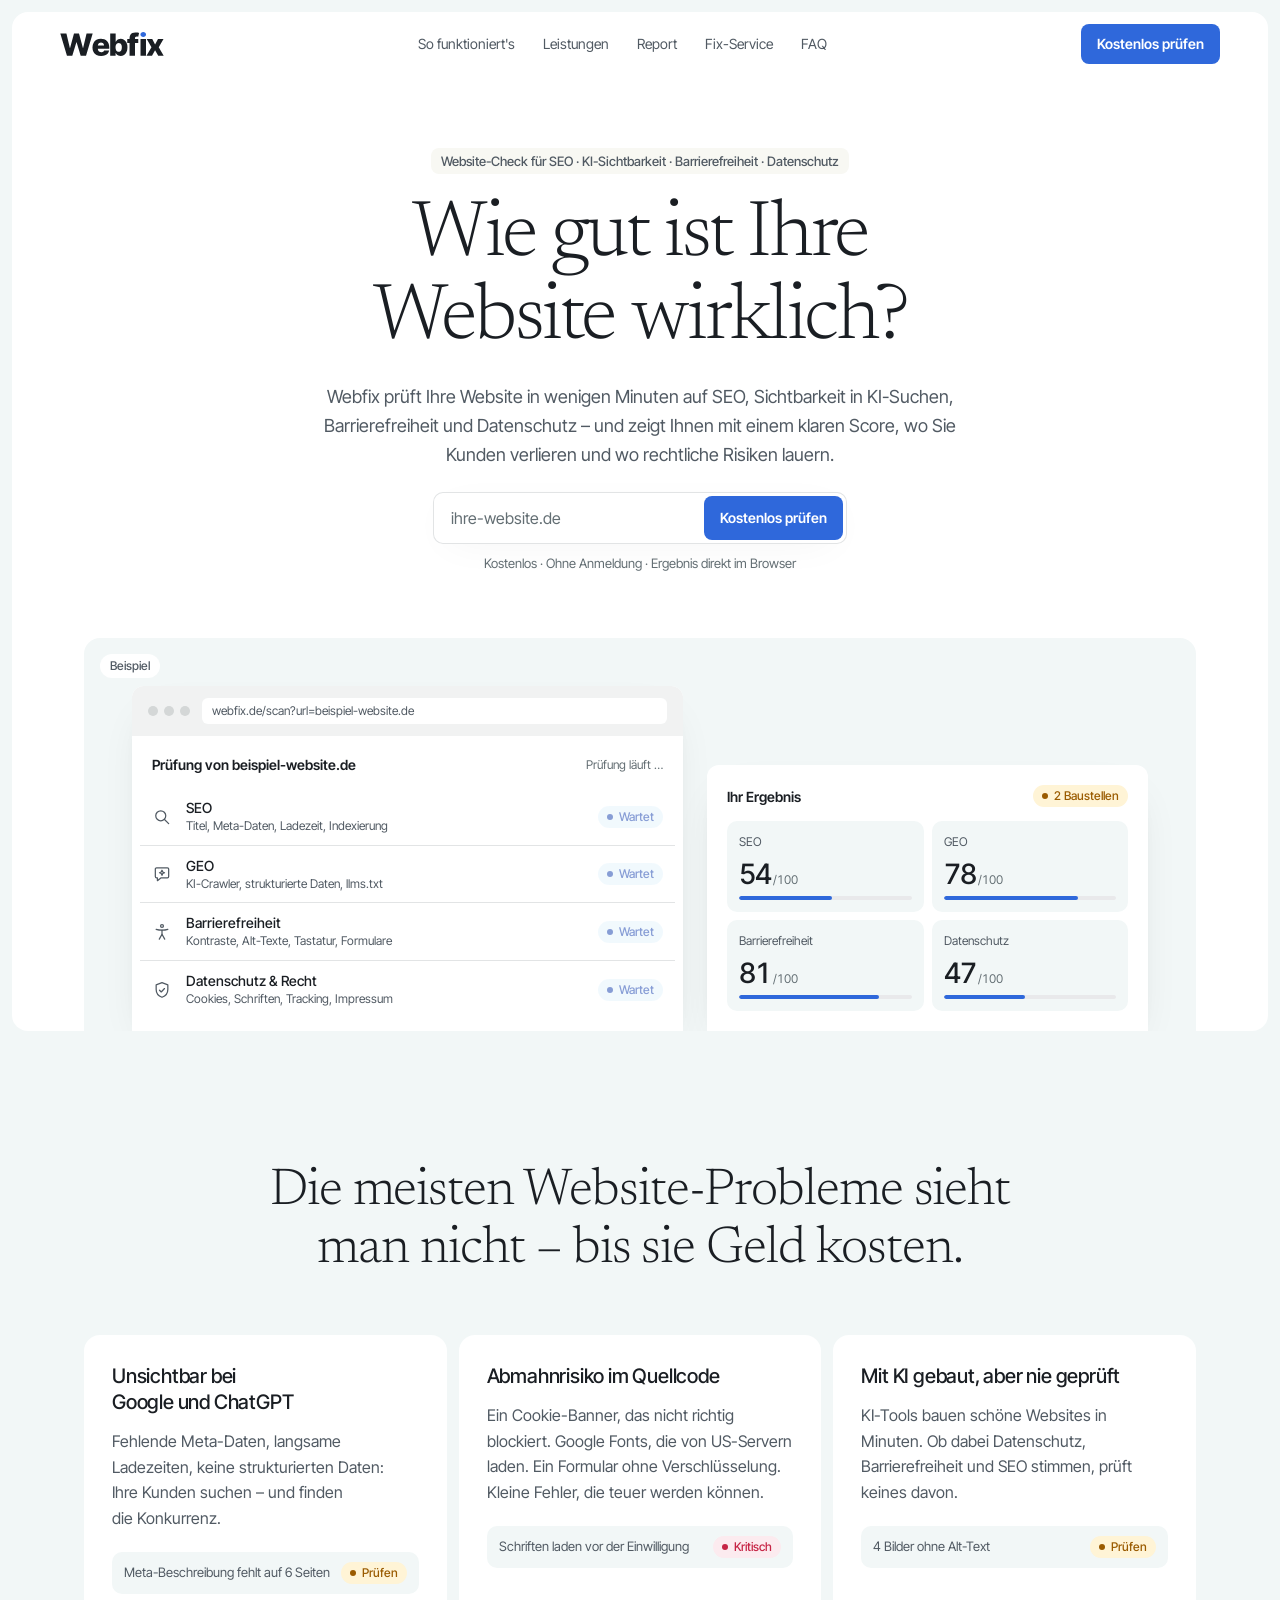
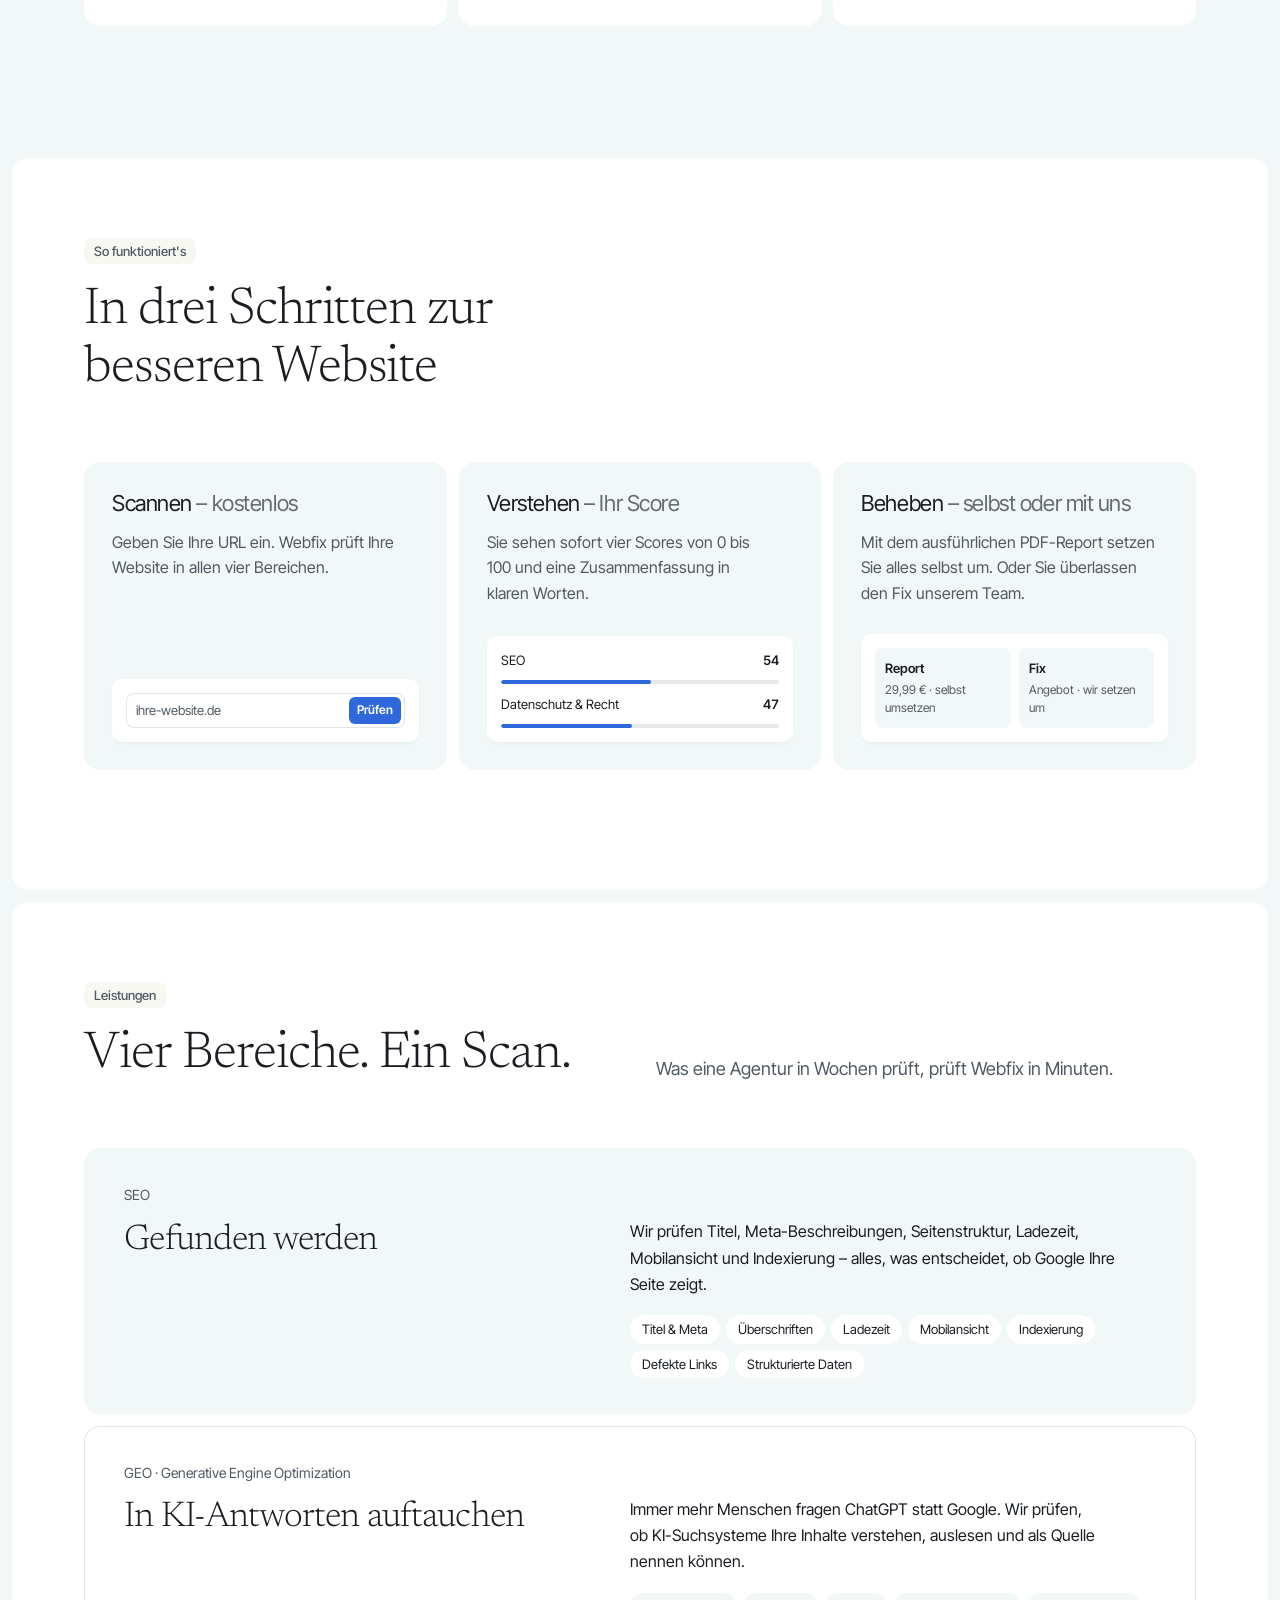
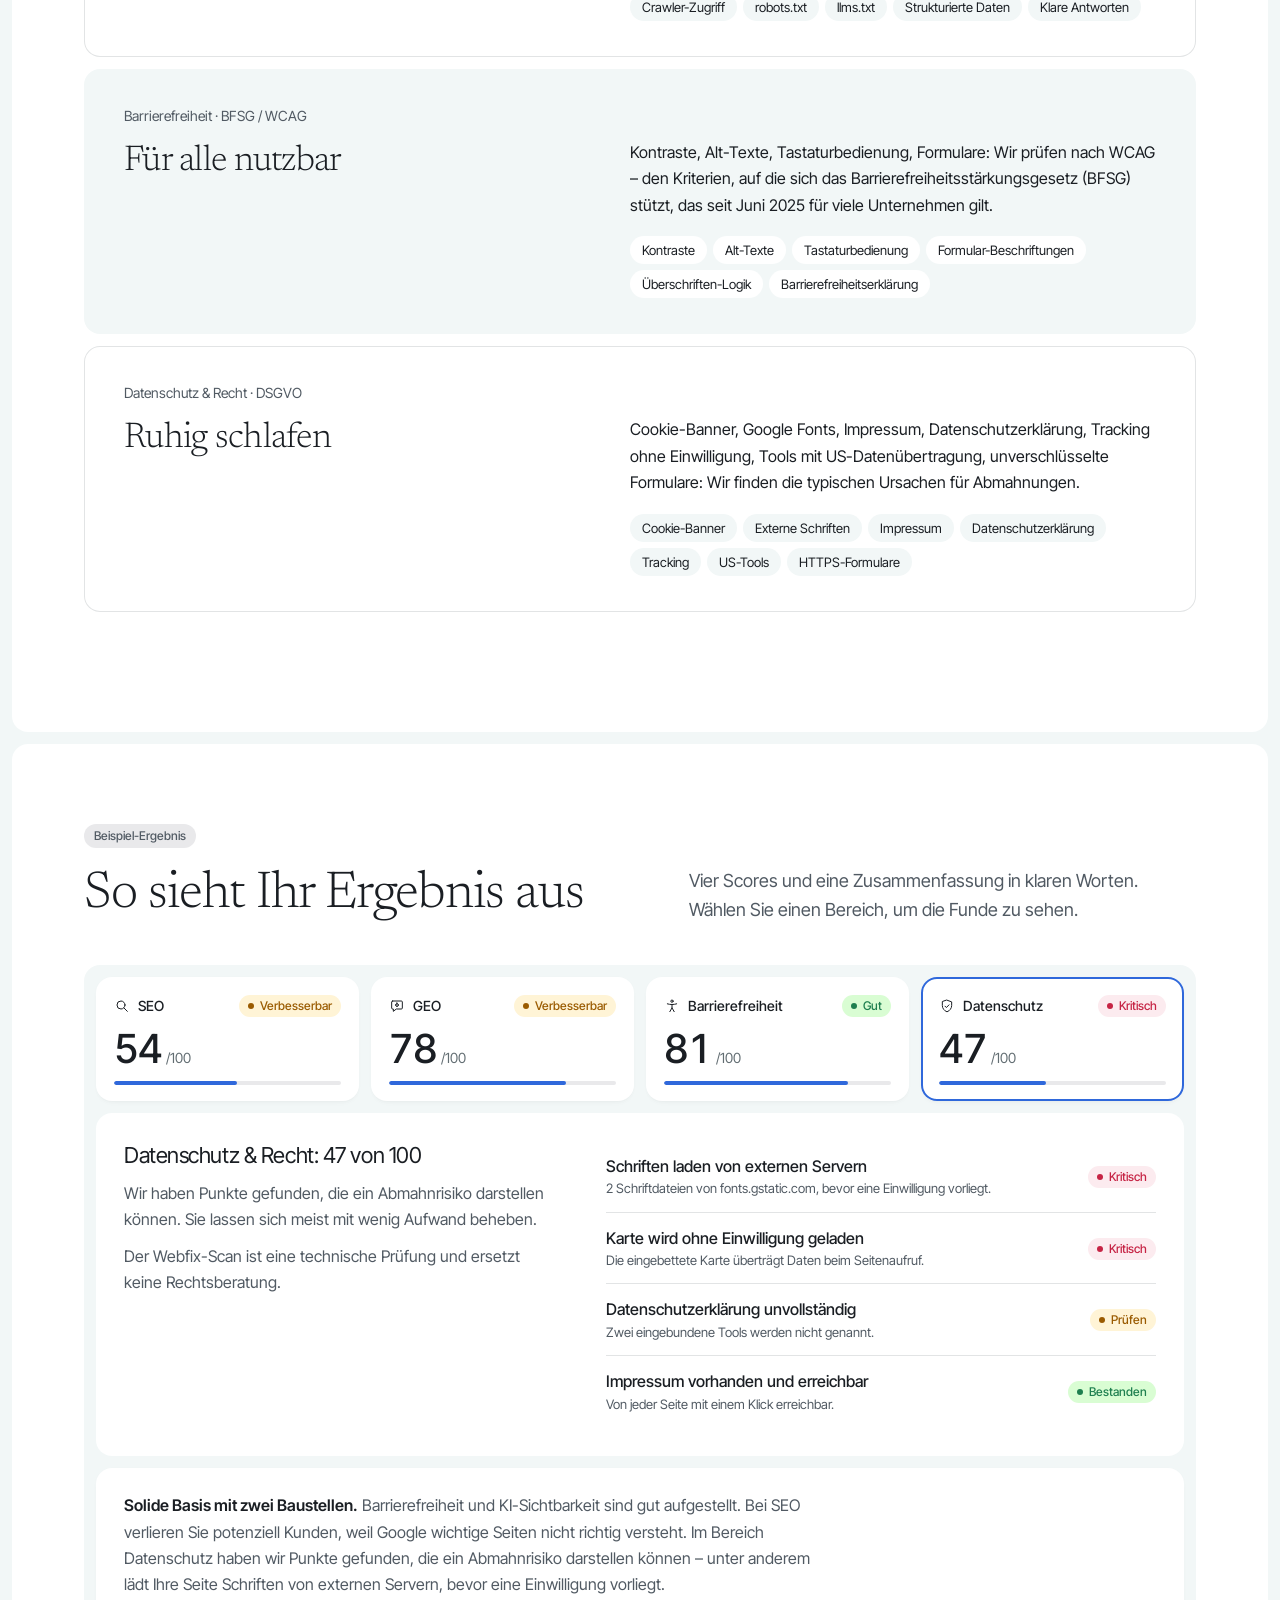
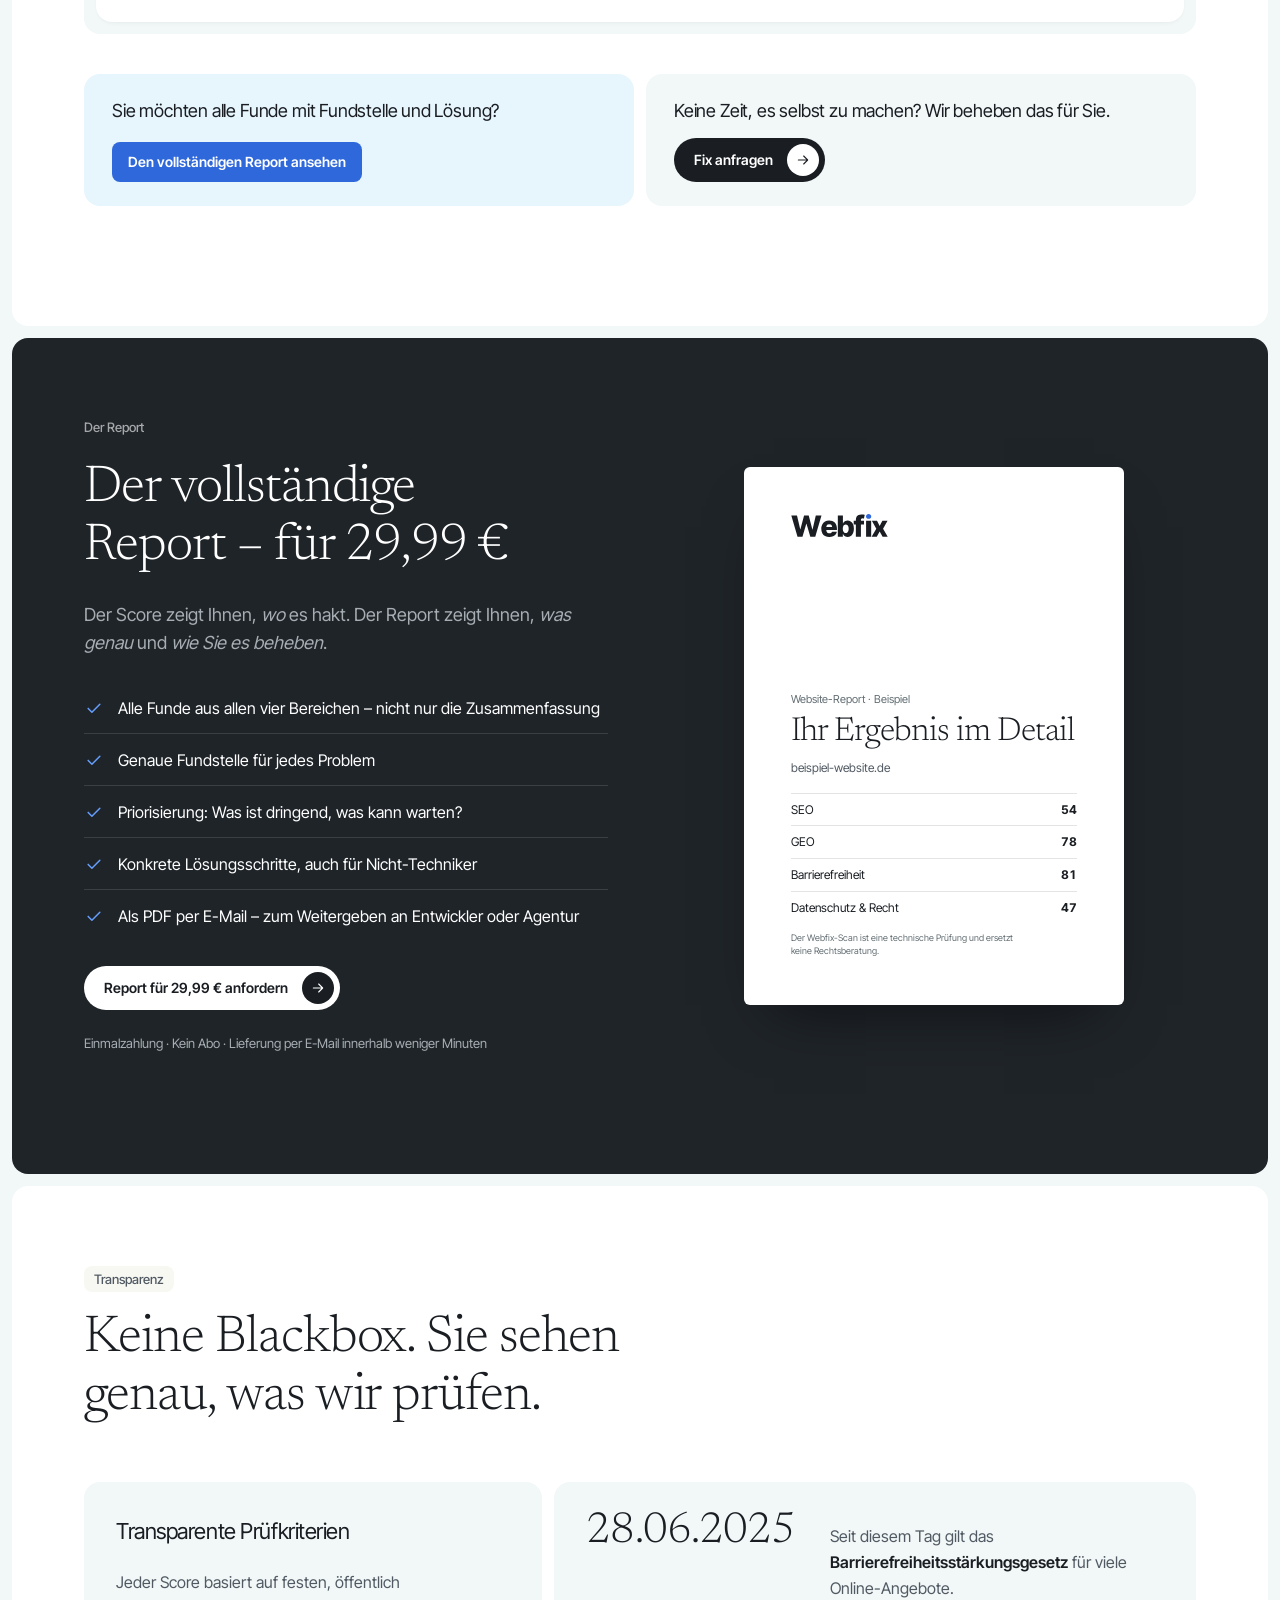
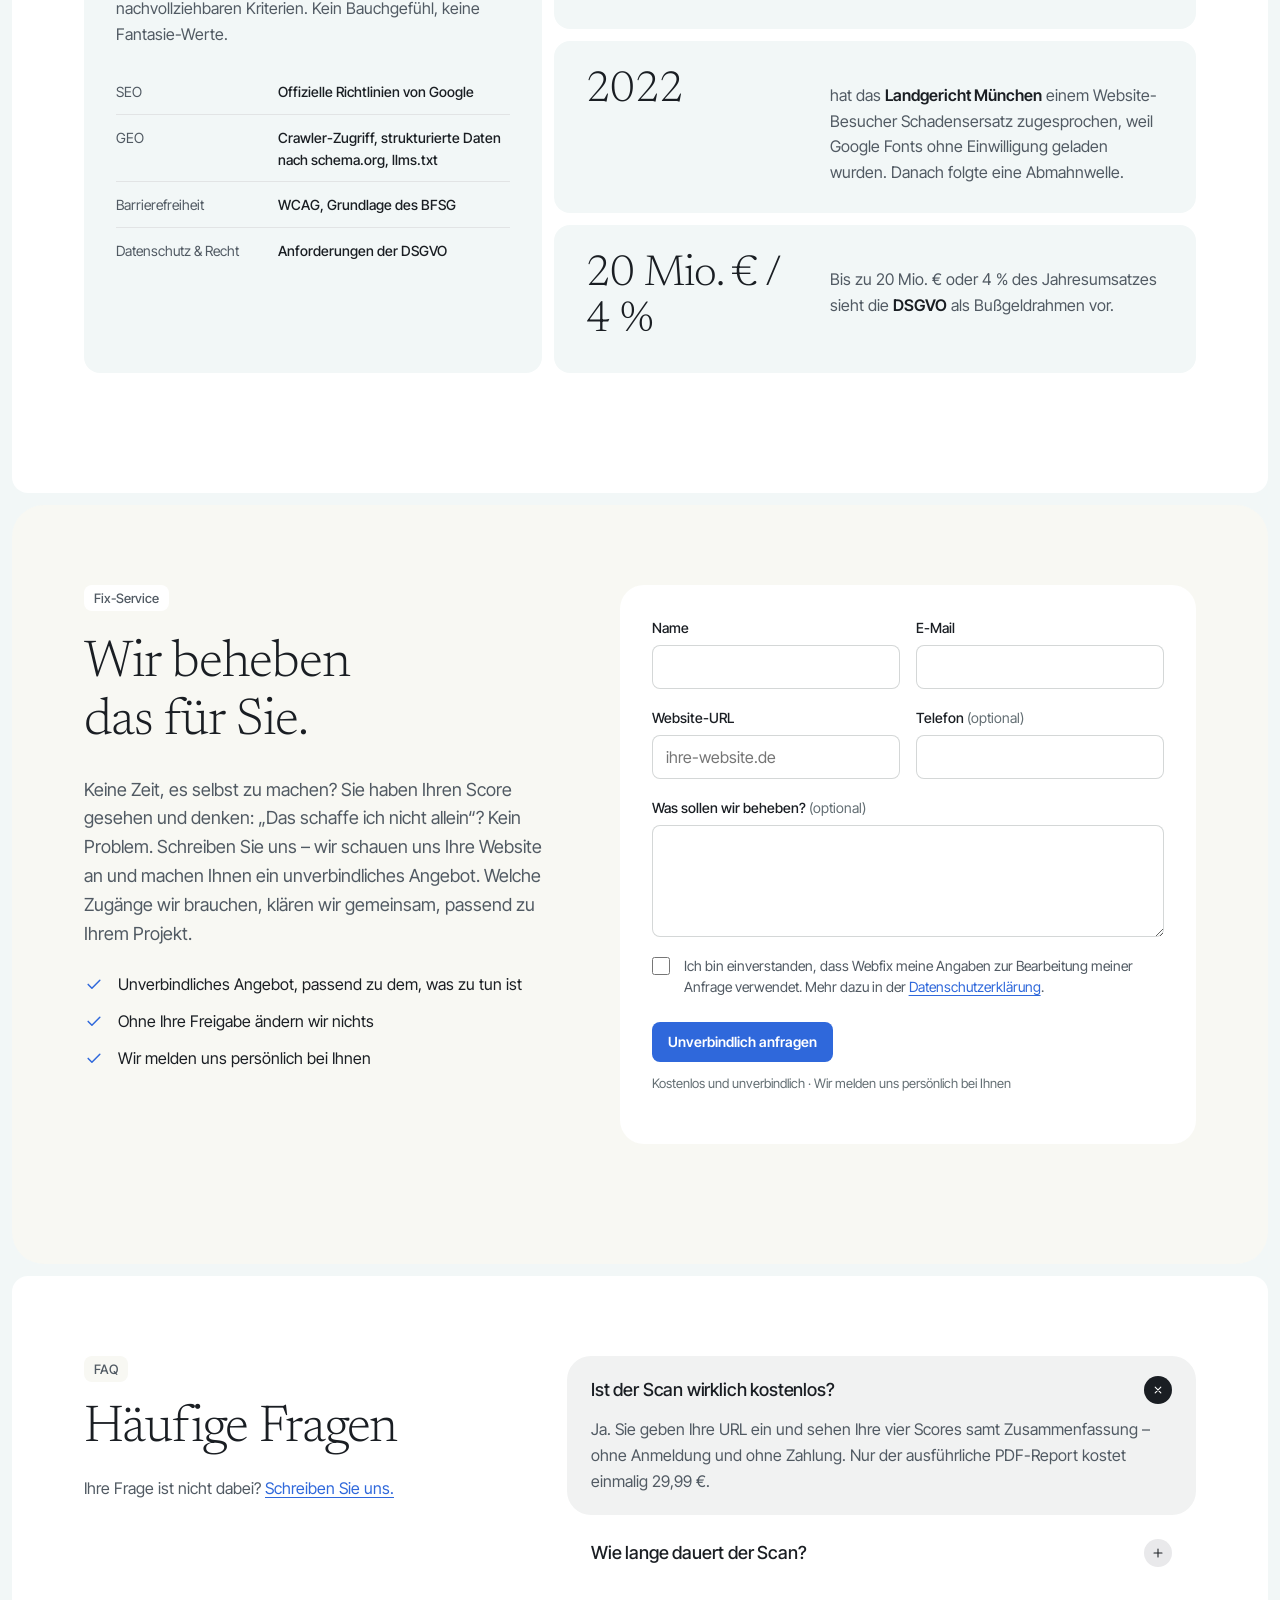
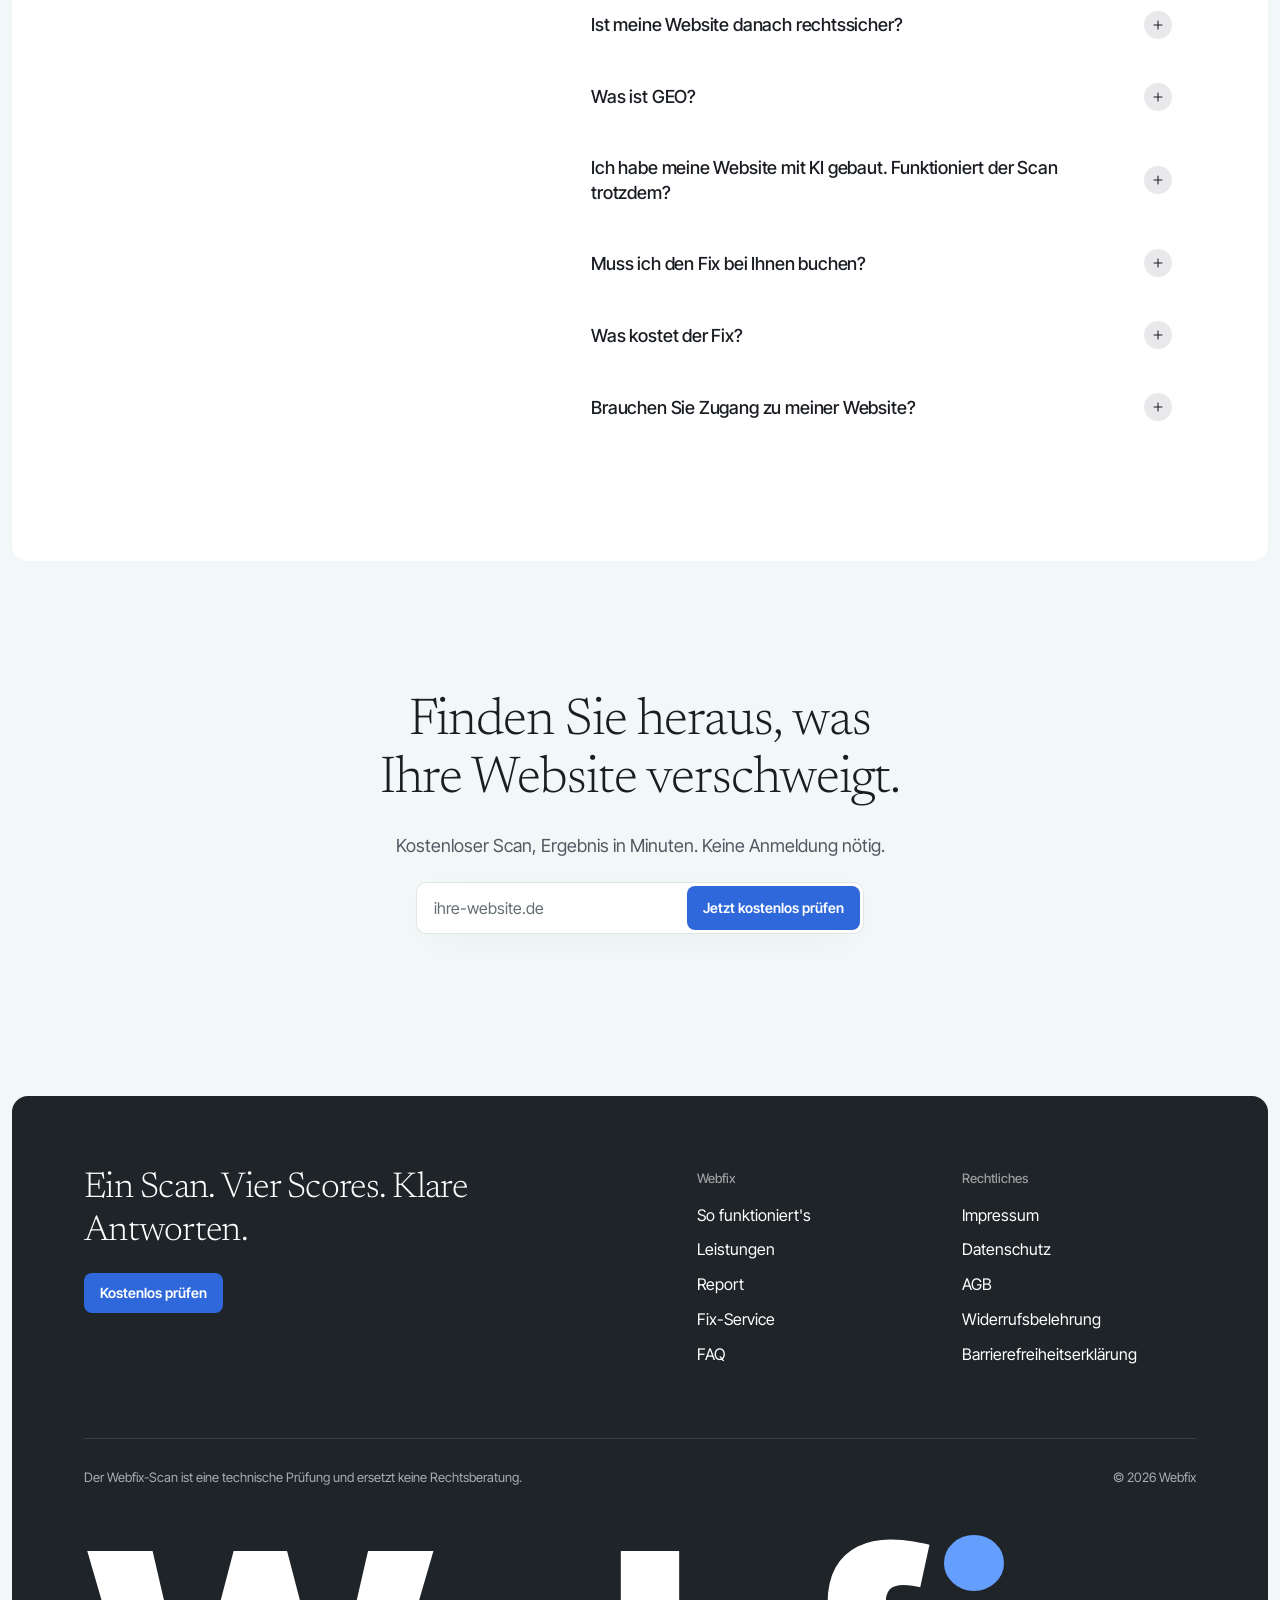
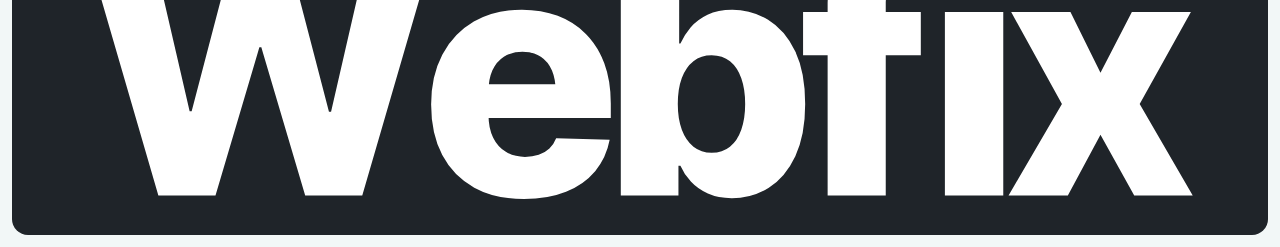
<file: site/index.html>
<!doctype html>
<html lang="de">
<head>
<meta charset="utf-8">
<meta name="viewport" content="width=device-width, initial-scale=1, viewport-fit=cover">
<title>Webfix – Website-Check für SEO, KI-Sichtbarkeit, Barrierefreiheit &amp; Datenschutz</title>
<meta name="description" content="Webfix prüft Ihre Website kostenlos auf SEO, Sichtbarkeit in KI-Suchen, Barrierefreiheit und Datenschutz. Vier Scores in wenigen Minuten, ausführlicher Report für 29,99 €, Umsetzung auf Wunsch.">
<link rel="canonical" href="https://webfix.de/">
<meta name="theme-color" content="#F2F7F7">
<link rel="icon" href="favicon.svg" type="image/svg+xml">
<meta property="og:type" content="website">
<meta property="og:locale" content="de_DE">
<meta property="og:site_name" content="Webfix">
<meta property="og:title" content="Wie gut ist Ihre Website wirklich?">
<meta property="og:description" content="Ein Scan. Vier Scores. Klare Antworten – und wenn Sie wollen, beheben wir es.">
<meta property="og:url" content="https://webfix.de/">
<meta name="twitter:card" content="summary">
<link rel="preload" href="assets/fonts/newsreader-variable.woff2" as="font" type="font/woff2" crossorigin>
<link rel="preload" href="assets/fonts/inter-tight-variable.woff2" as="font" type="font/woff2" crossorigin>
<link rel="stylesheet" href="assets/css/main.css">
<script>document.documentElement.classList.add('js')</script>
<script type="application/ld+json">
{
  "@context": "https://schema.org",
  "@graph": [
    {
      "@type": "Organization",
      "@id": "https://webfix.de/#org",
      "name": "Webfix",
      "url": "https://webfix.de/",
      "logo": "https://webfix.de/assets/img/webfix-icon.svg",
      "description": "Webfix prüft Websites auf SEO, KI-Sichtbarkeit, Barrierefreiheit und Datenschutz und behebt die gefundenen Probleme auf Wunsch."
    },
    {
      "@type": "WebSite",
      "@id": "https://webfix.de/#website",
      "url": "https://webfix.de/",
      "name": "Webfix",
      "inLanguage": "de-DE",
      "publisher": { "@id": "https://webfix.de/#org" }
    },
    {
      "@type": "Service",
      "name": "Webfix Website-Check",
      "provider": { "@id": "https://webfix.de/#org" },
      "areaServed": "DE",
      "serviceType": "Website-Prüfung auf SEO, GEO, Barrierefreiheit und Datenschutz",
      "offers": [
        { "@type": "Offer", "name": "Scan mit vier Scores", "price": "0", "priceCurrency": "EUR" },
        { "@type": "Offer", "name": "Vollständiger PDF-Report", "price": "29.99", "priceCurrency": "EUR" }
      ]
    },
    {
      "@type": "FAQPage",
      "mainEntity": [
        { "@type": "Question", "name": "Ist der Scan wirklich kostenlos?", "acceptedAnswer": { "@type": "Answer", "text": "Ja. Sie geben Ihre URL ein und sehen Ihre vier Scores samt Zusammenfassung – ohne Anmeldung und ohne Zahlung. Nur der ausführliche PDF-Report kostet einmalig 29,99 €." } },
        { "@type": "Question", "name": "Wie lange dauert der Scan?", "acceptedAnswer": { "@type": "Answer", "text": "In der Regel wenige Minuten." } },
        { "@type": "Question", "name": "Ist meine Website danach rechtssicher?", "acceptedAnswer": { "@type": "Answer", "text": "Webfix findet die typischen technischen Ursachen für Datenschutz- und Barrierefreiheitsverstöße. Eine Rechtsberatung ersetzt der Scan nicht – bei rechtlichen Detailfragen empfehlen wir eine Anwältin oder einen Anwalt." } },
        { "@type": "Question", "name": "Was ist GEO?", "acceptedAnswer": { "@type": "Answer", "text": "Generative Engine Optimization: die Optimierung Ihrer Website dafür, dass KI-Systeme wie ChatGPT, Perplexity oder die Google AI Overviews Ihre Inhalte verstehen und Sie als Quelle nennen." } },
        { "@type": "Question", "name": "Ich habe meine Website mit KI gebaut. Funktioniert der Scan trotzdem?", "acceptedAnswer": { "@type": "Answer", "text": "Ja. Webfix prüft die fertige Website, egal womit sie gebaut wurde." } },
        { "@type": "Question", "name": "Muss ich den Fix bei Ihnen buchen?", "acceptedAnswer": { "@type": "Answer", "text": "Nein. Der Report ist so geschrieben, dass Sie oder Ihr Entwickler alles selbst umsetzen können." } },
        { "@type": "Question", "name": "Was kostet der Fix?", "acceptedAnswer": { "@type": "Answer", "text": "Das hängt davon ab, was zu tun ist. Nach Ihrer Anfrage sehen wir uns Ihre Website an und machen Ihnen ein unverbindliches Angebot." } },
        { "@type": "Question", "name": "Brauchen Sie Zugang zu meiner Website?", "acceptedAnswer": { "@type": "Answer", "text": "Das hängt vom Projekt ab. Ob und welche Zugänge nötig sind, besprechen wir vorab mit Ihnen – ohne Ihre Freigabe ändern wir nichts." } }
      ]
    }
  ]
}
</script>
</head>
<body>
<a class="skip" href="#main">Zum Inhalt springen</a>

<svg width="0" height="0" style="position:absolute" aria-hidden="true" focusable="false">
  <symbol id="i-check" viewBox="0 0 24 24"><path d="M5 12.5l4.5 4.5L19 7.5" fill="none" stroke="currentColor" stroke-width="1.8" stroke-linecap="round" stroke-linejoin="round"/></symbol>
  <symbol id="i-arrow" viewBox="0 0 24 24"><path d="M5 12h14M13 6l6 6-6 6" fill="none" stroke="currentColor" stroke-width="1.6" stroke-linecap="round" stroke-linejoin="round"/></symbol>
  <symbol id="i-plus" viewBox="0 0 24 24"><path d="M6 12h12M12 6v12" fill="none" stroke="currentColor" stroke-width="1.6" stroke-linecap="round"/></symbol>
  <symbol id="i-seo" viewBox="0 0 24 24"><g fill="none" stroke="currentColor" stroke-width="1.5" stroke-linecap="round" stroke-linejoin="round"><circle cx="10.5" cy="10.5" r="6"/><path d="M15 15l5 5"/></g></symbol>
  <symbol id="i-geo" viewBox="0 0 24 24"><g fill="none" stroke="currentColor" stroke-width="1.5" stroke-linecap="round" stroke-linejoin="round"><path d="M5.5 4.5h13a1.5 1.5 0 0 1 1.5 1.5v9a1.5 1.5 0 0 1-1.5 1.5H11l-4.5 3.5v-3.5h-1A1.5 1.5 0 0 1 4 15V6a1.5 1.5 0 0 1 1.5-1.5z"/><path d="M12 7.5l.9 2.1 2.1.9-2.1.9-.9 2.1-.9-2.1-2.1-.9 2.1-.9z"/></g></symbol>
  <symbol id="i-a11y" viewBox="0 0 24 24"><g fill="none" stroke="currentColor" stroke-width="1.5" stroke-linecap="round" stroke-linejoin="round"><circle cx="12" cy="4.75" r="1.75"/><path d="M5 8.75c2.3.7 4.6 1 7 1s4.7-.3 7-1"/><path d="M12 9.75v5"/><path d="M8.75 20.5L12 14.75l3.25 5.75"/></g></symbol>
  <symbol id="i-privacy" viewBox="0 0 24 24"><g fill="none" stroke="currentColor" stroke-width="1.5" stroke-linecap="round" stroke-linejoin="round"><path d="M12 3.25l7 2.6v5.4c0 4.3-2.9 7.9-7 9.5-4.1-1.6-7-5.2-7-9.5v-5.4z"/><path d="M9 12.25l2.1 2.1 3.9-4.1"/></g></symbol>
  <symbol id="i-doc" viewBox="0 0 24 24"><g fill="none" stroke="currentColor" stroke-width="1.5" stroke-linecap="round" stroke-linejoin="round"><path d="M7 3.5h7l4 4V19a1.5 1.5 0 0 1-1.5 1.5h-9.5A1.5 1.5 0 0 1 5.5 19V5A1.5 1.5 0 0 1 7 3.5z"/><path d="M13.5 3.5V8H18M9 12.5h6M9 16h4"/></g></symbol>
  <symbol id="i-tool" viewBox="0 0 24 24"><g fill="none" stroke="currentColor" stroke-width="1.5" stroke-linecap="round" stroke-linejoin="round"><path d="M14.5 6.5a4 4 0 0 0 5 5L12 19a2.1 2.1 0 0 1-3-3l7.5-7.5"/><path d="M14.5 6.5l2-2a4 4 0 0 1 3 7"/></g></symbol>
  <symbol id="i-sparkle" viewBox="0 0 24 24"><g fill="none" stroke="currentColor" stroke-width="1.5" stroke-linecap="round" stroke-linejoin="round"><path d="M12 3.5l1.9 5 5 1.9-5 1.9-1.9 5-1.9-5-5-1.9 5-1.9z"/><path d="M18.5 16.5l.7 1.8 1.8.7-1.8.7-.7 1.8-.7-1.8-1.8-.7 1.8-.7z"/></g></symbol>
</svg>

<header class="site-header" id="top">
  <nav class="nav" aria-label="Hauptnavigation">
    <a class="brand" href="#top" aria-label="Webfix – zum Seitenanfang"><img src="assets/img/webfix-wordmark.svg" alt="Webfix" width="104" height="25"></a>
    <ul>
      <li><a href="#so-funktionierts">So funktioniert's</a></li>
      <li><a href="#leistungen">Leistungen</a></li>
      <li><a href="#report">Report</a></li>
      <li><a href="#fix">Fix-Service</a></li>
      <li><a href="#faq">FAQ</a></li>
    </ul>
    <div class="actions"><a class="btn btn-primary" href="#start" data-focus-scan>Kostenlos prüfen</a></div>
  </nav>
</header>

<main id="main" class="page">

  <!-- ============ HERO ============ -->
  <section class="sheet hero" id="start" aria-labelledby="hero-title">
    <div class="wrap">
      <div class="hero-copy">
        <p class="eyebrow">Website-Check für SEO · KI-Sichtbarkeit · Barrierefreiheit · Datenschutz</p>
        <h1 class="display-xl hero-title" id="hero-title"><span class="w" style="--i:0">Wie</span> <span class="w" style="--i:1">gut</span> <span class="w" style="--i:2">ist</span> <span class="w" style="--i:3">Ihre</span> <span class="w" style="--i:4">Website</span> <span class="w" style="--i:5">wirklich?</span></h1>
        <p class="lead">Webfix prüft Ihre Website in wenigen Minuten auf SEO, Sichtbarkeit in KI-Suchen, Barrierefreiheit und Datenschutz – und zeigt Ihnen mit einem klaren Score, wo Sie Kunden verlieren und wo rechtliche Risiken lauern.</p>
        <form class="scan-form" data-scan-form novalidate>
          <label class="sr-only" for="scan-url-hero">Ihre Website-Adresse</label>
          <div class="url-group">
            <input id="scan-url-hero" name="url" type="text" inputmode="url" autocomplete="url" autocapitalize="off" spellcheck="false" placeholder="ihre-website.de" aria-describedby="scan-msg-hero">
            <button class="btn btn-primary" type="submit">Kostenlos prüfen</button>
          </div>
          <p class="form-msg" id="scan-msg-hero" aria-live="polite">Kostenlos · Ohne Anmeldung · Ergebnis direkt im Browser</p>
        </form>
      </div>
    </div>

    <div class="hero-stage" aria-label="Beispiel: So sieht ein laufender Webfix-Scan aus">
      <span class="example-tag">Beispiel</span>
      <div class="window" data-ui data-scan-demo>
        <div class="window-bar" aria-hidden="true"><span class="dots"><i></i><i></i><i></i></span><span class="addr">webfix.de/scan?url=beispiel-website.de</span></div>
        <div class="scan-head"><p>Prüfung von beispiel-website.de</p><span data-scan-status>4 Bereiche</span></div>
        <ul class="scan-rows">
          <li class="scan-row" data-area="seo"><svg class="i" aria-hidden="true"><use href="#i-seo"/></svg><div><p class="t">SEO</p><p class="s">Titel, Meta-Daten, Ladezeit, Indexierung</p></div><span class="badge b-warn" data-final="b-warn" data-label="54 · Verbesserbar">54 · Verbesserbar</span></li>
          <li class="scan-row" data-area="geo"><svg class="i" aria-hidden="true"><use href="#i-geo"/></svg><div><p class="t">GEO</p><p class="s">KI-Crawler, strukturierte Daten, llms.txt</p></div><span class="badge b-warn" data-final="b-warn" data-label="78 · Verbesserbar">78 · Verbesserbar</span></li>
          <li class="scan-row" data-area="a11y"><svg class="i" aria-hidden="true"><use href="#i-a11y"/></svg><div><p class="t">Barrierefreiheit</p><p class="s">Kontraste, Alt-Texte, Tastatur, Formulare</p></div><span class="badge b-ok" data-final="b-ok" data-label="81 · Gut">81 · Gut</span></li>
          <li class="scan-row" data-area="privacy"><svg class="i" aria-hidden="true"><use href="#i-privacy"/></svg><div><p class="t">Datenschutz &amp; Recht</p><p class="s">Cookies, Schriften, Tracking, Impressum</p></div><span class="badge b-err" data-final="b-err" data-label="47 · Kritisch">47 · Kritisch</span></li>
        </ul>
      </div>
      <div class="result-card" data-ui aria-hidden="true">
        <div class="top"><p>Ihr Ergebnis</p><span class="badge b-warn">2 Baustellen</span></div>
        <div class="mini-scores">
          <div class="mini-score"><span class="a">SEO</span><span class="v">54<small>/100</small></span><div class="bar" style="--v:54%"><i></i></div></div>
          <div class="mini-score"><span class="a">GEO</span><span class="v">78<small>/100</small></span><div class="bar" style="--v:78%"><i></i></div></div>
          <div class="mini-score"><span class="a">Barrierefreiheit</span><span class="v">81<small>/100</small></span><div class="bar" style="--v:81%"><i></i></div></div>
          <div class="mini-score"><span class="a">Datenschutz</span><span class="v">47<small>/100</small></span><div class="bar" style="--v:47%"><i></i></div></div>
        </div>
      </div>
    </div>
  </section>

  <!-- ============ PROBLEM ============ -->
  <section class="sheet bare problem" aria-labelledby="problem-title">
    <div class="wrap">
      <div class="head center" data-reveal>
        <h2 class="display-lg" id="problem-title">Die meisten Website-Probleme sieht man nicht – bis sie Geld kosten.</h2>
      </div>
      <div class="problem-grid" data-reveal>
        <article class="problem-card" style="--d:0">
          <h3>Unsichtbar bei Google und ChatGPT</h3>
          <p>Fehlende Meta-Daten, langsame Ladezeiten, keine strukturierten Daten: Ihre Kunden suchen – und finden die Konkurrenz.</p>
          <p class="finding" data-ui><span>Meta-Beschreibung fehlt auf 6 Seiten</span><span class="badge b-warn">Prüfen</span></p>
        </article>
        <article class="problem-card" style="--d:1">
          <h3>Abmahnrisiko im Quellcode</h3>
          <p>Ein Cookie-Banner, das nicht richtig blockiert. Google Fonts, die von US-Servern laden. Ein Formular ohne Verschlüsselung. Kleine Fehler, die teuer werden können.</p>
          <p class="finding" data-ui><span>Schriften laden vor der Einwilligung</span><span class="badge b-err">Kritisch</span></p>
        </article>
        <article class="problem-card" style="--d:2">
          <h3>Mit KI gebaut, aber nie geprüft</h3>
          <p>KI-Tools bauen schöne Websites in Minuten. Ob dabei Datenschutz, Barrierefreiheit und SEO stimmen, prüft keines davon.</p>
          <p class="finding" data-ui><span>4 Bilder ohne Alt-Text</span><span class="badge b-warn">Prüfen</span></p>
        </article>
      </div>
    </div>
  </section>

  <!-- ============ SO FUNKTIONIERT'S ============ -->
  <section class="sheet" id="so-funktionierts" aria-labelledby="steps-title">
    <div class="wrap">
      <div class="head" data-reveal>
        <p class="eyebrow">So funktioniert's</p>
        <h2 class="display-lg" id="steps-title">In drei Schritten zur besseren Website</h2>
      </div>
      <ol class="steps" data-reveal>
        <li class="step" style="--d:0">
          <h3>Scannen <span>– kostenlos</span></h3>
          <p>Geben Sie Ihre URL ein. Webfix prüft Ihre Website in allen vier Bereichen.</p>
          <div class="ui" data-ui aria-hidden="true"><div class="fake-input"><span>ihre-website.de</span><span>Prüfen</span></div></div>
        </li>
        <li class="step" style="--d:1">
          <h3>Verstehen <span>– Ihr Score</span></h3>
          <p>Sie sehen sofort vier Scores von 0 bis 100 und eine Zusammenfassung in klaren Worten.</p>
          <div class="ui" data-ui aria-hidden="true">
            <div class="row"><span>SEO</span><b>54</b></div><div class="bar" style="--v:54%"><i></i></div>
            <div class="row"><span>Datenschutz &amp; Recht</span><b>47</b></div><div class="bar" style="--v:47%"><i></i></div>
          </div>
        </li>
        <li class="step" style="--d:2">
          <h3>Beheben <span>– selbst oder mit uns</span></h3>
          <p>Mit dem ausführlichen PDF-Report setzen Sie alles selbst um. Oder Sie überlassen den Fix unserem Team.</p>
          <div class="ui" data-ui aria-hidden="true"><div class="choice"><div><b>Report</b><span>29,99 € · selbst umsetzen</span></div><div><b>Fix</b><span>Angebot · wir setzen um</span></div></div></div>
        </li>
      </ol>
    </div>
  </section>

  <!-- ============ LEISTUNGEN ============ -->
  <section class="sheet" id="leistungen" aria-labelledby="areas-title">
    <div class="wrap">
      <div class="areas-head" data-reveal>
        <div class="head">
          <p class="eyebrow">Leistungen</p>
          <h2 class="display-lg" id="areas-title">Vier Bereiche. Ein Scan.</h2>
        </div>
        <p class="lead">Was eine Agentur in Wochen prüft, prüft Webfix in Minuten.</p>
      </div>
      <div class="areas" data-reveal>
        <article class="area" style="--d:0">
          <div class="area-title"><div class="area-top"><span class="tag">SEO</span></div><h3>Gefunden werden</h3></div>
          <div class="area-body"><p>Wir prüfen Titel, Meta-Beschreibungen, Seitenstruktur, Ladezeit, Mobilansicht und Indexierung – alles, was entscheidet, ob Google Ihre Seite zeigt.</p><ul class="chips" aria-label="Prüfpunkte SEO"><li>Titel &amp; Meta</li><li>Überschriften</li><li>Ladezeit</li><li>Mobilansicht</li><li>Indexierung</li><li>Defekte Links</li><li>Strukturierte Daten</li></ul></div>
        </article>
        <article class="area" style="--d:1">
          <div class="area-title"><div class="area-top"><span class="tag">GEO · Generative Engine Optimization</span></div><h3>In KI-Antworten auftauchen</h3></div>
          <div class="area-body"><p>Immer mehr Menschen fragen ChatGPT statt Google. Wir prüfen, ob KI-Suchsysteme Ihre Inhalte verstehen, auslesen und als Quelle nennen können.</p><ul class="chips" aria-label="Prüfpunkte GEO"><li>Crawler-Zugriff</li><li>robots.txt</li><li>llms.txt</li><li>Strukturierte Daten</li><li>Klare Antworten</li></ul></div>
        </article>
        <article class="area" style="--d:2">
          <div class="area-title"><div class="area-top"><span class="tag">Barrierefreiheit · BFSG / WCAG</span></div><h3>Für alle nutzbar</h3></div>
          <div class="area-body"><p>Kontraste, Alt-Texte, Tastaturbedienung, Formulare: Wir prüfen nach WCAG – den Kriterien, auf die sich das Barrierefreiheitsstärkungsgesetz (BFSG) stützt, das seit Juni 2025 für viele Unternehmen gilt.</p><ul class="chips" aria-label="Prüfpunkte Barrierefreiheit"><li>Kontraste</li><li>Alt-Texte</li><li>Tastaturbedienung</li><li>Formular-Beschriftungen</li><li>Überschriften-Logik</li><li>Barrierefreiheitserklärung</li></ul></div>
        </article>
        <article class="area" style="--d:3">
          <div class="area-title"><div class="area-top"><span class="tag">Datenschutz &amp; Recht · DSGVO</span></div><h3>Ruhig schlafen</h3></div>
          <div class="area-body"><p>Cookie-Banner, Google Fonts, Impressum, Datenschutzerklärung, Tracking ohne Einwilligung, Tools mit US-Datenübertragung, unverschlüsselte Formulare: Wir finden die typischen Ursachen für Abmahnungen.</p><ul class="chips" aria-label="Prüfpunkte Datenschutz und Recht"><li>Cookie-Banner</li><li>Externe Schriften</li><li>Impressum</li><li>Datenschutzerklärung</li><li>Tracking</li><li>US-Tools</li><li>HTTPS-Formulare</li></ul></div>
        </article>
      </div>
    </div>
  </section>

  <!-- ============ ERGEBNIS (Beispiel, interaktiv) ============ -->
  <section class="sheet" id="ergebnis" aria-labelledby="result-title">
    <div class="wrap result">
      <div class="result-top" data-reveal>
        <div class="head">
          <span class="example-tag">Beispiel-Ergebnis</span>
          <h2 class="display-lg" id="result-title">So sieht Ihr Ergebnis aus</h2>
        </div>
        <p class="lead">Vier Scores und eine Zusammenfassung in klaren Worten. Wählen Sie einen Bereich, um die Funde zu sehen.</p>
      </div>

      <div class="result-app">
        <div class="tabs" data-ui role="tablist" aria-label="Bereiche des Beispiel-Ergebnisses">
          <button class="tab" role="tab" id="tab-seo" aria-controls="panel-seo" aria-selected="false" tabindex="-1" type="button">
            <span class="top"><span class="area-name"><svg class="i-sm" aria-hidden="true"><use href="#i-seo"/></svg>SEO</span><span class="badge b-warn">Verbesserbar</span></span>
            <span class="val"><b data-count="54">54</b><span>/100</span></span><span class="bar" style="--v:54%"><i></i></span>
          </button>
          <button class="tab" role="tab" id="tab-geo" aria-controls="panel-geo" aria-selected="false" tabindex="-1" type="button">
            <span class="top"><span class="area-name"><svg class="i-sm" aria-hidden="true"><use href="#i-geo"/></svg>GEO</span><span class="badge b-warn">Verbesserbar</span></span>
            <span class="val"><b data-count="78">78</b><span>/100</span></span><span class="bar" style="--v:78%"><i></i></span>
          </button>
          <button class="tab" role="tab" id="tab-a11y" aria-controls="panel-a11y" aria-selected="false" tabindex="-1" type="button">
            <span class="top"><span class="area-name"><svg class="i-sm" aria-hidden="true"><use href="#i-a11y"/></svg>Barrierefreiheit</span><span class="badge b-ok">Gut</span></span>
            <span class="val"><b data-count="81">81</b><span>/100</span></span><span class="bar" style="--v:81%"><i></i></span>
          </button>
          <button class="tab" role="tab" id="tab-privacy" aria-controls="panel-privacy" aria-selected="true" tabindex="0" type="button">
            <span class="top"><span class="area-name"><svg class="i-sm" aria-hidden="true"><use href="#i-privacy"/></svg>Datenschutz</span><span class="badge b-err">Kritisch</span></span>
            <span class="val"><b data-count="47">47</b><span>/100</span></span><span class="bar" style="--v:47%"><i></i></span>
          </button>
        </div>

        <div class="panel" role="tabpanel" id="panel-seo" aria-labelledby="tab-seo" hidden>
          <div class="panel-intro"><h3>SEO: 54 von 100</h3><p>Google versteht einige wichtige Seiten nicht richtig. Die Grundlagen stimmen, bei Meta-Daten und Ladezeit verlieren Sie potenziell Besucher.</p></div>
          <ul class="checks">
            <li class="check"><div><p class="t">Meta-Beschreibung fehlt auf 6 von 14 Seiten</p><p class="s">Google erzeugt dann selbst einen Ausschnitt, oft ohne Ihr Angebot.</p></div><span class="badge b-warn">Prüfen</span></li>
            <li class="check"><div><p class="t">Zwei Seiten mit demselben Titel „Startseite“</p><p class="s">Google kann die Seiten schlechter unterscheiden.</p></div><span class="badge b-err">Kritisch</span></li>
            <li class="check"><div><p class="t">Ladezeit auf Mobilgeräten: 3,4 s</p><p class="s">Largest Contentful Paint. Ziel: unter 2,5 s.</p></div><span class="badge b-warn">Prüfen</span></li>
            <li class="check"><div><p class="t">Alle Seiten mobilfreundlich</p><p class="s">Darstellung und Bedienung auf dem Smartphone in Ordnung.</p></div><span class="badge b-ok">Bestanden</span></li>
          </ul>
        </div>
        <div class="panel" role="tabpanel" id="panel-geo" aria-labelledby="tab-geo" hidden>
          <div class="panel-intro"><h3>GEO: 78 von 100</h3><p>KI-Suchsysteme können Ihre Seite lesen. Mit klareren Antworten und einer llms.txt nennen sie Sie häufiger als Quelle.</p></div>
          <ul class="checks">
            <li class="check"><div><p class="t">robots.txt erlaubt KI-Crawler</p><p class="s">GPTBot, PerplexityBot und Google-Extended haben Zugriff.</p></div><span class="badge b-ok">Bestanden</span></li>
            <li class="check"><div><p class="t">Strukturierte Daten zur Organisation vorhanden</p><p class="s">Name, Adresse und Leistungen sind maschinenlesbar.</p></div><span class="badge b-ok">Bestanden</span></li>
            <li class="check"><div><p class="t">Keine llms.txt gefunden</p><p class="s">Eine kurze Übersicht für KI-Systeme fehlt.</p></div><span class="badge b-warn">Prüfen</span></li>
            <li class="check"><div><p class="t">FAQ ohne klare Frage-Antwort-Struktur</p><p class="s">Antworten sind für KI-Systeme schwer zuzuordnen.</p></div><span class="badge b-warn">Prüfen</span></li>
          </ul>
        </div>
        <div class="panel" role="tabpanel" id="panel-a11y" aria-labelledby="tab-a11y" hidden>
          <div class="panel-intro"><h3>Barrierefreiheit: 81 von 100</h3><p>Gut aufgestellt. Einige Bilder und der Tastaturfokus brauchen noch Aufmerksamkeit.</p></div>
          <ul class="checks">
            <li class="check"><div><p class="t">Kontraste im Fließtext erfüllen WCAG AA</p><p class="s">Alle Textfarben mindestens 4,5 : 1.</p></div><span class="badge b-ok">Bestanden</span></li>
            <li class="check"><div><p class="t">Formularfelder sind beschriftet</p><p class="s">Screenreader lesen alle Felder des Kontaktformulars vor.</p></div><span class="badge b-ok">Bestanden</span></li>
            <li class="check"><div><p class="t">4 Bilder ohne Alt-Text</p><p class="s">Auf der Startseite und der Seite „Über uns“.</p></div><span class="badge b-warn">Prüfen</span></li>
            <li class="check"><div><p class="t">Tastaturfokus auf Buttons nicht sichtbar</p><p class="s">Wer ohne Maus navigiert, sieht nicht, wo er ist.</p></div><span class="badge b-warn">Prüfen</span></li>
          </ul>
        </div>
        <div class="panel" role="tabpanel" id="panel-privacy" aria-labelledby="tab-privacy">
          <div class="panel-intro"><h3>Datenschutz &amp; Recht: 47 von 100</h3><p>Wir haben Punkte gefunden, die ein Abmahnrisiko darstellen können. Sie lassen sich meist mit wenig Aufwand beheben.</p><p class="micro">Der Webfix-Scan ist eine technische Prüfung und ersetzt keine Rechtsberatung.</p></div>
          <ul class="checks">
            <li class="check"><div><p class="t">Schriften laden von externen Servern</p><p class="s">2 Schriftdateien von fonts.gstatic.com, bevor eine Einwilligung vorliegt.</p></div><span class="badge b-err">Kritisch</span></li>
            <li class="check"><div><p class="t">Karte wird ohne Einwilligung geladen</p><p class="s">Die eingebettete Karte überträgt Daten beim Seitenaufruf.</p></div><span class="badge b-err">Kritisch</span></li>
            <li class="check"><div><p class="t">Datenschutzerklärung unvollständig</p><p class="s">Zwei eingebundene Tools werden nicht genannt.</p></div><span class="badge b-warn">Prüfen</span></li>
            <li class="check"><div><p class="t">Impressum vorhanden und erreichbar</p><p class="s">Von jeder Seite mit einem Klick erreichbar.</p></div><span class="badge b-ok">Bestanden</span></li>
          </ul>
        </div>

        <div class="summary-box">
          <p><b>Solide Basis mit zwei Baustellen.</b> Barrierefreiheit und KI-Sichtbarkeit sind gut aufgestellt. Bei SEO verlieren Sie potenziell Kunden, weil Google wichtige Seiten nicht richtig versteht. Im Bereich Datenschutz haben wir Punkte gefunden, die ein Abmahnrisiko darstellen können – unter anderem lädt Ihre Seite Schriften von externen Servern, bevor eine Einwilligung vorliegt.</p>
        </div>
      </div>

      <div class="result-cta" data-reveal>
        <div class="cta-tile blue" style="--d:0"><p>Sie möchten alle Funde mit Fundstelle und Lösung?</p><a class="btn btn-primary" href="#report">Den vollständigen Report ansehen</a></div>
        <div class="cta-tile light" style="--d:1"><p>Keine Zeit, es selbst zu machen? Wir beheben das für Sie.</p><a class="btn btn-pill" href="#fix">Fix anfragen<span class="cap"><svg class="i-sm" aria-hidden="true"><use href="#i-arrow"/></svg></span></a></div>
      </div>
    </div>
  </section>

  <!-- ============ REPORT ============ -->
  <section class="sheet dark" id="report" aria-labelledby="report-title">
    <div class="wrap report-grid">
      <div class="report-copy" data-reveal>
        <p class="eyebrow">Der Report</p>
        <h2 class="display-lg" id="report-title">Der vollständige Report – für 29,99 €</h2>
        <p class="lead">Der Score zeigt Ihnen, <em>wo</em> es hakt. Der Report zeigt Ihnen, <em>was genau</em> und <em>wie Sie es beheben</em>.</p>
        <ul class="included">
          <li><svg class="i" aria-hidden="true"><use href="#i-check"/></svg>Alle Funde aus allen vier Bereichen – nicht nur die Zusammenfassung</li>
          <li><svg class="i" aria-hidden="true"><use href="#i-check"/></svg>Genaue Fundstelle für jedes Problem</li>
          <li><svg class="i" aria-hidden="true"><use href="#i-check"/></svg>Priorisierung: Was ist dringend, was kann warten?</li>
          <li><svg class="i" aria-hidden="true"><use href="#i-check"/></svg>Konkrete Lösungsschritte, auch für Nicht-Techniker</li>
          <li><svg class="i" aria-hidden="true"><use href="#i-check"/></svg>Als PDF per E-Mail – zum Weitergeben an Entwickler oder Agentur</li>
        </ul>
        <a class="btn btn-pill" href="#start" data-focus-scan data-scan-note="Der Report wird aus Ihrem Scan erstellt. Starten Sie zuerst den kostenlosen Scan.">Report für 29,99 € anfordern<span class="cap"><svg class="i-sm" aria-hidden="true"><use href="#i-arrow"/></svg></span></a>
        <p class="micro">Einmalzahlung · Kein Abo · Lieferung per E-Mail innerhalb weniger Minuten</p>
      </div>
      <div class="report-visual" aria-hidden="true" data-reveal>
        <div class="paper back"><div class="lines"><i style="width:40%"></i><i></i><i style="width:86%"></i><i style="width:92%"></i><i style="width:64%"></i></div></div>
        <div class="paper front" data-ui>
          <img src="assets/img/webfix-wordmark.svg" alt="" width="120" height="29">
          <div class="ttl"><small>Website-Report · Beispiel</small><b>Ihr Ergebnis im Detail</b><span>beispiel-website.de</span></div>
          <div>
            <div class="rows"><div><span>SEO</span><b>54</b></div><div><span>GEO</span><b>78</b></div><div><span>Barrierefreiheit</span><b>81</b></div><div><span>Datenschutz &amp; Recht</span><b>47</b></div></div>
            <p class="legal">Der Webfix-Scan ist eine technische Prüfung und ersetzt keine Rechtsberatung.</p>
          </div>
        </div>
      </div>
    </div>
  </section>

  <!-- ============ VERTRAUEN ============ -->
  <section class="sheet" id="vertrauen" aria-labelledby="trust-title">
    <div class="wrap">
      <div class="head" data-reveal>
        <p class="eyebrow">Transparenz</p>
        <h2 class="display-lg" id="trust-title">Keine Blackbox. Sie sehen genau, was wir prüfen.</h2>
      </div>
      <div class="trust-grid">
        <div class="criteria" data-reveal>
          <h3>Transparente Prüfkriterien</h3>
          <p>Jeder Score basiert auf festen, öffentlich nachvollziehbaren Kriterien. Kein Bauchgefühl, keine Fantasie-Werte.</p>
          <dl>
            <div><dt>SEO</dt><dd>Offizielle Richtlinien von Google</dd></div>
            <div><dt>GEO</dt><dd>Crawler-Zugriff, strukturierte Daten nach schema.org, llms.txt</dd></div>
            <div><dt>Barrierefreiheit</dt><dd>WCAG, Grundlage des BFSG</dd></div>
            <div><dt>Datenschutz &amp; Recht</dt><dd>Anforderungen der DSGVO</dd></div>
          </dl>
        </div>
        <div class="facts" data-reveal>
          <div class="fact" style="--d:0"><b>28.06.2025</b><p>Seit diesem Tag gilt das <strong>Barrierefreiheitsstärkungsgesetz</strong> für viele Online-Angebote.</p></div>
          <div class="fact" style="--d:1"><b>2022</b><p>hat das <strong>Landgericht München</strong> einem Website-Besucher Schadensersatz zugesprochen, weil Google Fonts ohne Einwilligung geladen wurden. Danach folgte eine Abmahnwelle.</p></div>
          <div class="fact" style="--d:2"><b>20 Mio. € / 4 %</b><p>Bis zu 20 Mio. € oder 4 % des Jahresumsatzes sieht die <strong>DSGVO</strong> als Bußgeldrahmen vor.</p></div>
        </div>
      </div>
    </div>
  </section>

  <!-- ============ FIX-SERVICE ============ -->
  <section class="sheet cream" id="fix" aria-labelledby="fix-title">
    <div class="wrap fix-grid">
      <div class="fix-copy" data-reveal>
        <p class="eyebrow">Fix-Service</p>
        <h2 class="display-lg" id="fix-title">Wir beheben das für Sie.</h2>
        <p class="lead">Keine Zeit, es selbst zu machen? Sie haben Ihren Score gesehen und denken: „Das schaffe ich nicht allein“? Kein Problem. Schreiben Sie uns – wir schauen uns Ihre Website an und machen Ihnen ein unverbindliches Angebot. Welche Zugänge wir brauchen, klären wir gemeinsam, passend zu Ihrem Projekt.</p>
        <ul class="points">
          <li><svg class="i" aria-hidden="true"><use href="#i-check"/></svg>Unverbindliches Angebot, passend zu dem, was zu tun ist</li>
          <li><svg class="i" aria-hidden="true"><use href="#i-check"/></svg>Ohne Ihre Freigabe ändern wir nichts</li>
          <li><svg class="i" aria-hidden="true"><use href="#i-check"/></svg>Wir melden uns persönlich bei Ihnen</li>
        </ul>
      </div>

      <form class="form-card" id="fix-form" novalidate data-endpoint="" data-mailto="kontakt@webfix.de" data-reveal>
        <div class="row-2">
          <div class="field"><label for="f-name">Name</label><input id="f-name" name="name" type="text" autocomplete="name" required aria-describedby="f-name-err"><p class="err" id="f-name-err"></p></div>
          <div class="field"><label for="f-email">E-Mail</label><input id="f-email" name="email" type="email" autocomplete="email" required aria-describedby="f-email-err"><p class="err" id="f-email-err"></p></div>
        </div>
        <div class="row-2">
          <div class="field"><label for="f-url">Website-URL</label><input id="f-url" name="url" type="text" inputmode="url" autocomplete="url" autocapitalize="off" spellcheck="false" placeholder="ihre-website.de" required aria-describedby="f-url-err"><p class="err" id="f-url-err"></p></div>
          <div class="field"><label for="f-phone">Telefon <span class="opt">(optional)</span></label><input id="f-phone" name="phone" type="tel" autocomplete="tel"></div>
        </div>
        <div class="field"><label for="f-msg">Was sollen wir beheben? <span class="opt">(optional)</span></label><textarea id="f-msg" name="message" rows="4"></textarea></div>
        <div>
          <label class="consent" for="f-consent"><input id="f-consent" name="consent" type="checkbox" required aria-describedby="f-consent-err"><span>Ich bin einverstanden, dass Webfix meine Angaben zur Bearbeitung meiner Anfrage verwendet. Mehr dazu in der <a href="datenschutz.html">Datenschutzerklärung</a>.</span></label>
          <p class="err field" id="f-consent-err" style="font-size:13px;color:var(--error);margin-top:6px"></p>
        </div>
        <div class="form-foot">
          <button class="btn btn-primary" type="submit">Unverbindlich anfragen</button>
          <p class="micro">Kostenlos und unverbindlich · Wir melden uns persönlich bei Ihnen</p>
        </div>
        <p class="form-status" id="fix-status" role="status" aria-live="polite"></p>
      </form>
    </div>
  </section>

  <!-- ============ FAQ ============ -->
  <section class="sheet" id="faq" aria-labelledby="faq-title">
    <div class="wrap faq-grid">
      <div class="head" data-reveal>
        <p class="eyebrow">FAQ</p>
        <h2 class="display-lg" id="faq-title">Häufige Fragen</h2>
        <p class="body-sm">Ihre Frage ist nicht dabei? <a href="#fix">Schreiben Sie uns.</a></p>
      </div>
      <div class="faq">
        <details open><summary>Ist der Scan wirklich kostenlos?<span class="pm" aria-hidden="true"><svg class="i-sm"><use href="#i-plus"/></svg></span></summary><p>Ja. Sie geben Ihre URL ein und sehen Ihre vier Scores samt Zusammenfassung – ohne Anmeldung und ohne Zahlung. Nur der ausführliche PDF-Report kostet einmalig 29,99 €.</p></details>
        <details><summary>Wie lange dauert der Scan?<span class="pm" aria-hidden="true"><svg class="i-sm"><use href="#i-plus"/></svg></span></summary><p>In der Regel wenige Minuten.</p></details>
        <details><summary>Ist meine Website danach rechtssicher?<span class="pm" aria-hidden="true"><svg class="i-sm"><use href="#i-plus"/></svg></span></summary><p>Webfix findet die typischen technischen Ursachen für Datenschutz- und Barrierefreiheitsverstöße. Eine Rechtsberatung ersetzt der Scan nicht – bei rechtlichen Detailfragen empfehlen wir eine Anwältin oder einen Anwalt.</p></details>
        <details><summary>Was ist GEO?<span class="pm" aria-hidden="true"><svg class="i-sm"><use href="#i-plus"/></svg></span></summary><p>Generative Engine Optimization: die Optimierung Ihrer Website dafür, dass KI-Systeme wie ChatGPT, Perplexity oder die Google AI Overviews Ihre Inhalte verstehen und Sie als Quelle nennen.</p></details>
        <details><summary>Ich habe meine Website mit KI gebaut. Funktioniert der Scan trotzdem?<span class="pm" aria-hidden="true"><svg class="i-sm"><use href="#i-plus"/></svg></span></summary><p>Ja. Webfix prüft die fertige Website, egal womit sie gebaut wurde.</p></details>
        <details><summary>Muss ich den Fix bei Ihnen buchen?<span class="pm" aria-hidden="true"><svg class="i-sm"><use href="#i-plus"/></svg></span></summary><p>Nein. Der Report ist so geschrieben, dass Sie oder Ihr Entwickler alles selbst umsetzen können.</p></details>
        <details><summary>Was kostet der Fix?<span class="pm" aria-hidden="true"><svg class="i-sm"><use href="#i-plus"/></svg></span></summary><p>Das hängt davon ab, was zu tun ist. Nach Ihrer Anfrage sehen wir uns Ihre Website an und machen Ihnen ein unverbindliches Angebot.</p></details>
        <details><summary>Brauchen Sie Zugang zu meiner Website?<span class="pm" aria-hidden="true"><svg class="i-sm"><use href="#i-plus"/></svg></span></summary><p>Das hängt vom Projekt ab. Ob und welche Zugänge nötig sind, besprechen wir vorab mit Ihnen – ohne Ihre Freigabe ändern wir nichts.</p></details>
      </div>
    </div>
  </section>

  <!-- ============ ABSCHLUSS-CTA ============ -->
  <section class="sheet bare final" aria-labelledby="final-title">
    <div class="wrap">
      <div class="head center" data-reveal>
        <h2 class="display-lg" id="final-title">Finden Sie heraus, was Ihre Website verschweigt.</h2>
        <p class="lead">Kostenloser Scan, Ergebnis in Minuten. Keine Anmeldung nötig.</p>
        <form class="scan-form" data-scan-form novalidate>
          <label class="sr-only" for="scan-url-final">Ihre Website-Adresse</label>
          <div class="url-group">
            <input id="scan-url-final" name="url" type="text" inputmode="url" autocomplete="url" autocapitalize="off" spellcheck="false" placeholder="ihre-website.de" aria-describedby="scan-msg-final">
            <button class="btn btn-primary" type="submit">Jetzt kostenlos prüfen</button>
          </div>
          <p class="form-msg" id="scan-msg-final" aria-live="polite"></p>
        </form>
      </div>
    </div>
  </section>

  <!-- ============ FOOTER ============ -->
  <footer class="footer" aria-labelledby="footer-title">
    <div class="footer-top">
      <div class="footer-claim">
        <p class="headline-lg" id="footer-title">Ein Scan. Vier Scores. Klare Antworten.</p>
        <a class="btn btn-primary" href="#start" data-focus-scan>Kostenlos prüfen</a>
      </div>
      <div class="footer-cols">
        <nav aria-labelledby="fn-1"><h2 id="fn-1">Webfix</h2><ul><li><a href="#so-funktionierts">So funktioniert's</a></li><li><a href="#leistungen">Leistungen</a></li><li><a href="#report">Report</a></li><li><a href="#fix">Fix-Service</a></li><li><a href="#faq">FAQ</a></li></ul></nav>
        <nav aria-labelledby="fn-2"><h2 id="fn-2">Rechtliches</h2><ul><li><a href="impressum.html">Impressum</a></li><li><a href="datenschutz.html">Datenschutz</a></li><li><a href="agb.html">AGB</a></li><li><a href="widerruf.html">Widerrufsbelehrung</a></li><li><a href="barrierefreiheit.html">Barrierefreiheitserklärung</a></li></ul></nav>
      </div>
    </div>
    <div class="footer-bottom">
      <p>Der Webfix-Scan ist eine technische Prüfung und ersetzt keine Rechtsberatung.</p>
      <p>© 2026 Webfix</p>
    </div>
    <img class="footer-mark" src="assets/img/webfix-wordmark-on-dark.svg" alt="Webfix" width="1296" height="309" loading="lazy">
  </footer>
</main>

<div class="sticky-cta" data-sticky-cta><a class="btn btn-primary" href="#start" data-focus-scan>Website kostenlos prüfen</a></div>

<script src="assets/js/main.js" defer></script>
</body>
</html>
</file>
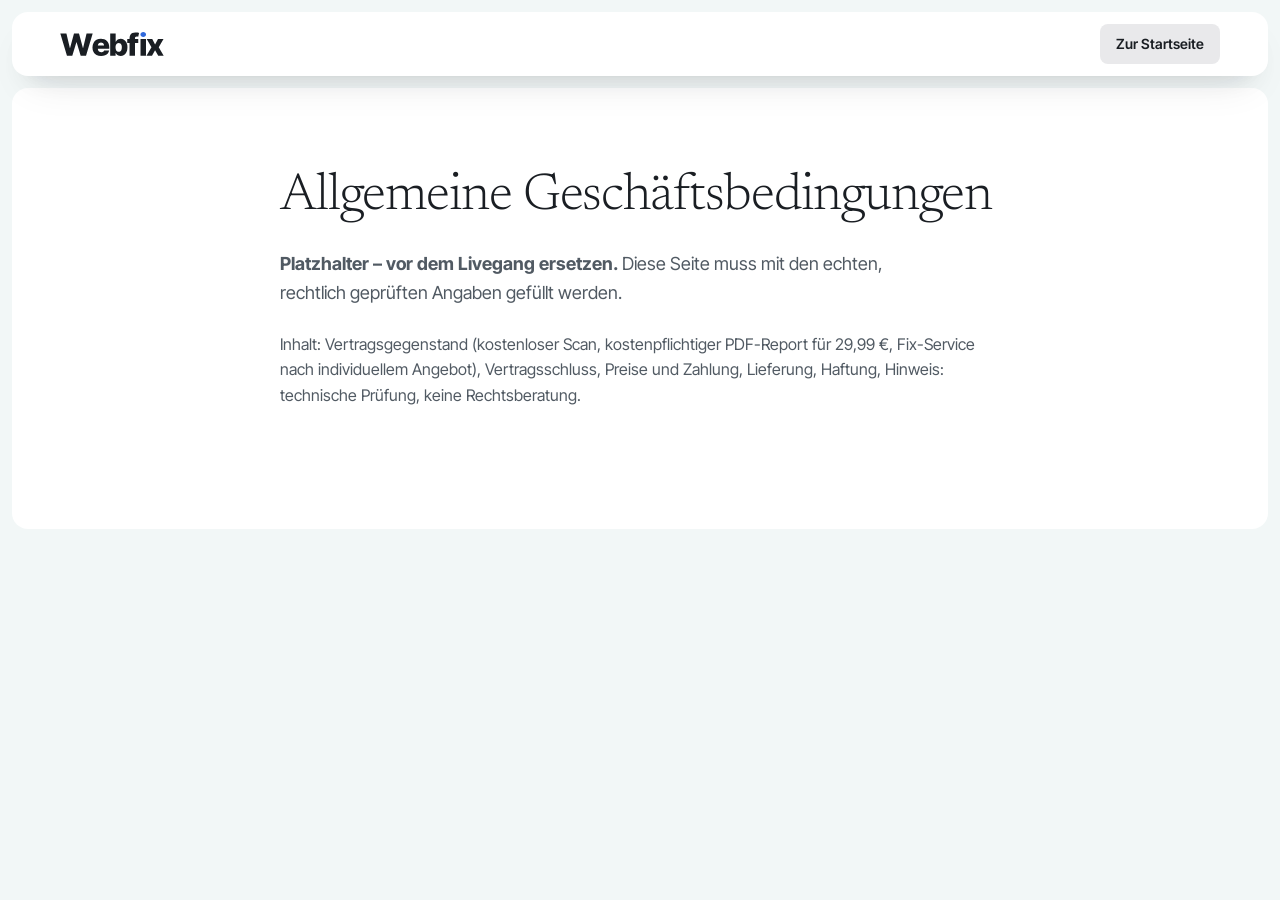
<file: site/agb.html>
<!doctype html>
<html lang="de">
<head>
<meta charset="utf-8">
<meta name="viewport" content="width=device-width, initial-scale=1, viewport-fit=cover">
<title>Allgemeine Geschäftsbedingungen – Webfix</title>
<meta name="robots" content="noindex">
<link rel="icon" href="favicon.svg" type="image/svg+xml">
<link rel="stylesheet" href="assets/css/main.css">
</head>
<body>
<header class="site-header scrolled">
  <nav class="nav" aria-label="Hauptnavigation">
    <a class="brand" href="./" aria-label="Webfix – zur Startseite"><img src="assets/img/webfix-wordmark.svg" alt="Webfix" width="104" height="25"></a>
    <div class="actions"><a class="btn btn-secondary" href="./">Zur Startseite</a></div>
  </nav>
</header>
<main class="page" style="padding-top:24px">
  <article class="sheet">
    <div class="wrap" style="max-width:720px;display:grid;gap:24px;justify-items:start">
      <h1 class="display-lg">Allgemeine Geschäftsbedingungen</h1>
      <p class="lead"><strong>Platzhalter – vor dem Livegang ersetzen.</strong> Diese Seite muss mit den echten, rechtlich geprüften Angaben gefüllt werden.</p>
      <p class="body-sm">Inhalt: Vertragsgegenstand (kostenloser Scan, kostenpflichtiger PDF-Report für 29,99 €, Fix-Service nach individuellem Angebot), Vertragsschluss, Preise und Zahlung, Lieferung, Haftung, Hinweis: technische Prüfung, keine Rechtsberatung.</p>
    </div>
  </article>
</main>
</body>
</html>
</file>
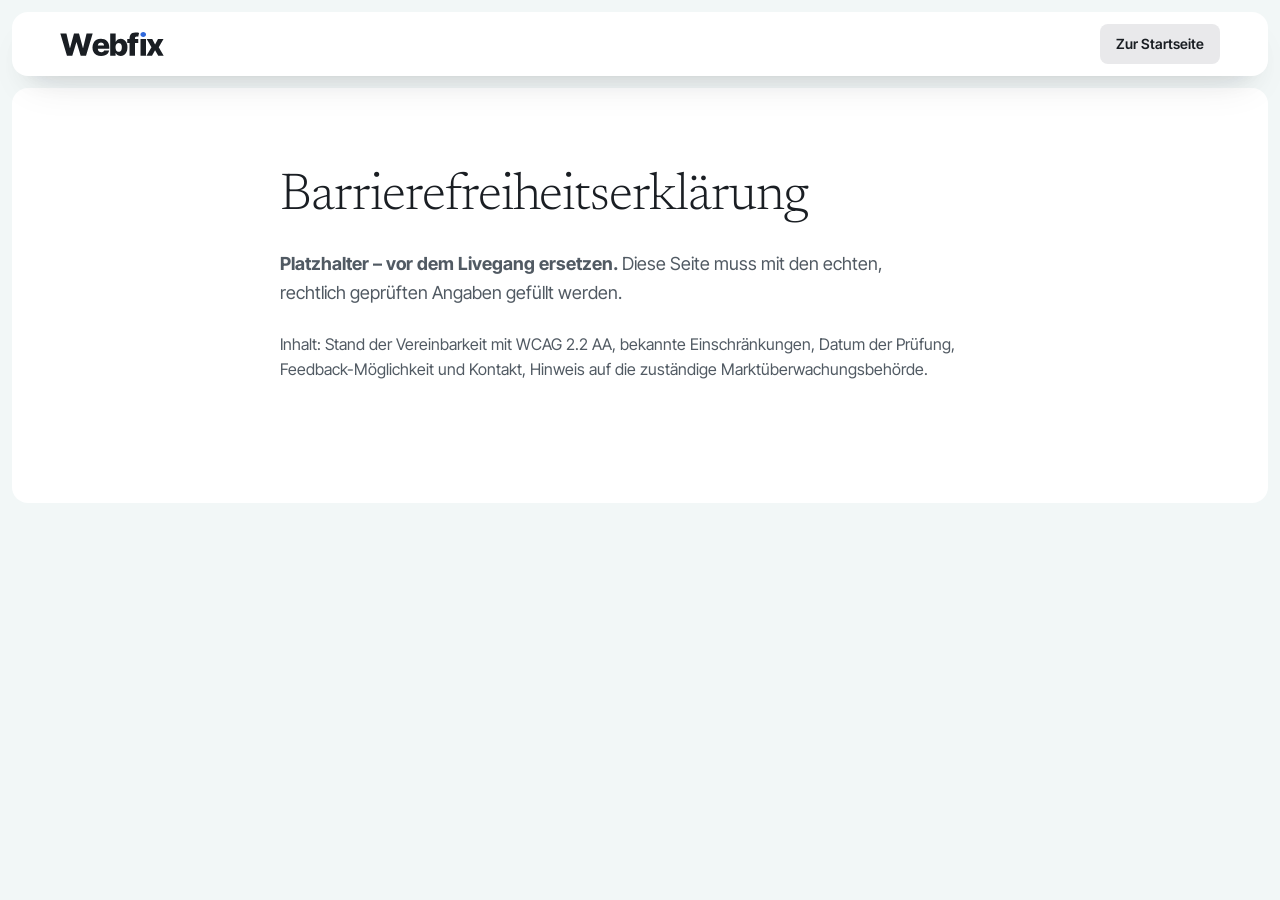
<file: site/barrierefreiheit.html>
<!doctype html>
<html lang="de">
<head>
<meta charset="utf-8">
<meta name="viewport" content="width=device-width, initial-scale=1, viewport-fit=cover">
<title>Barrierefreiheitserklärung – Webfix</title>
<meta name="robots" content="noindex">
<link rel="icon" href="favicon.svg" type="image/svg+xml">
<link rel="stylesheet" href="assets/css/main.css">
</head>
<body>
<header class="site-header scrolled">
  <nav class="nav" aria-label="Hauptnavigation">
    <a class="brand" href="./" aria-label="Webfix – zur Startseite"><img src="assets/img/webfix-wordmark.svg" alt="Webfix" width="104" height="25"></a>
    <div class="actions"><a class="btn btn-secondary" href="./">Zur Startseite</a></div>
  </nav>
</header>
<main class="page" style="padding-top:24px">
  <article class="sheet">
    <div class="wrap" style="max-width:720px;display:grid;gap:24px;justify-items:start">
      <h1 class="display-lg">Barrierefreiheitserklärung</h1>
      <p class="lead"><strong>Platzhalter – vor dem Livegang ersetzen.</strong> Diese Seite muss mit den echten, rechtlich geprüften Angaben gefüllt werden.</p>
      <p class="body-sm">Inhalt: Stand der Vereinbarkeit mit WCAG 2.2 AA, bekannte Einschränkungen, Datum der Prüfung, Feedback-Möglichkeit und Kontakt, Hinweis auf die zuständige Marktüberwachungsbehörde.</p>
    </div>
  </article>
</main>
</body>
</html>
</file>
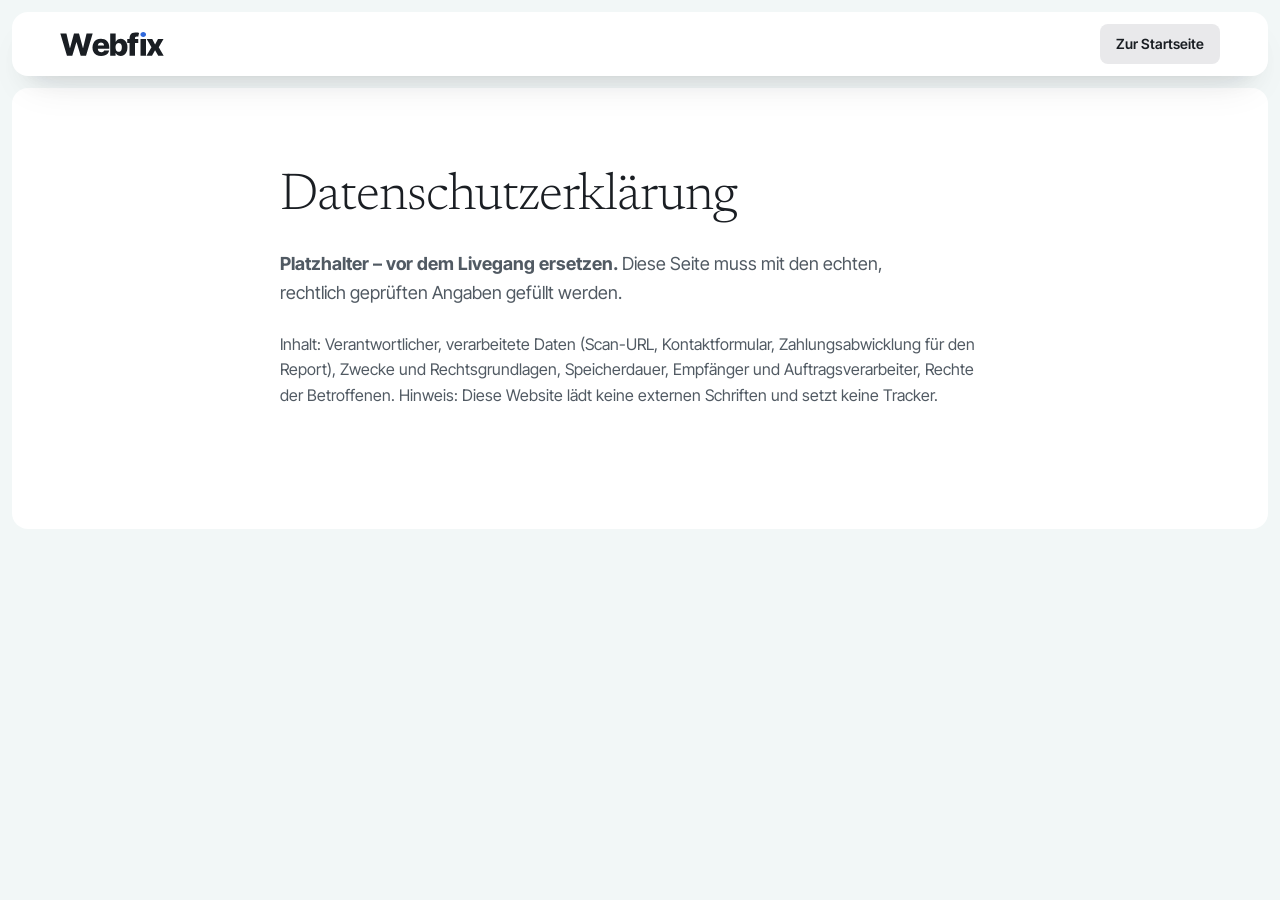
<file: site/datenschutz.html>
<!doctype html>
<html lang="de">
<head>
<meta charset="utf-8">
<meta name="viewport" content="width=device-width, initial-scale=1, viewport-fit=cover">
<title>Datenschutzerklärung – Webfix</title>
<meta name="robots" content="noindex">
<link rel="icon" href="favicon.svg" type="image/svg+xml">
<link rel="stylesheet" href="assets/css/main.css">
</head>
<body>
<header class="site-header scrolled">
  <nav class="nav" aria-label="Hauptnavigation">
    <a class="brand" href="./" aria-label="Webfix – zur Startseite"><img src="assets/img/webfix-wordmark.svg" alt="Webfix" width="104" height="25"></a>
    <div class="actions"><a class="btn btn-secondary" href="./">Zur Startseite</a></div>
  </nav>
</header>
<main class="page" style="padding-top:24px">
  <article class="sheet">
    <div class="wrap" style="max-width:720px;display:grid;gap:24px;justify-items:start">
      <h1 class="display-lg">Datenschutzerklärung</h1>
      <p class="lead"><strong>Platzhalter – vor dem Livegang ersetzen.</strong> Diese Seite muss mit den echten, rechtlich geprüften Angaben gefüllt werden.</p>
      <p class="body-sm">Inhalt: Verantwortlicher, verarbeitete Daten (Scan-URL, Kontaktformular, Zahlungsabwicklung für den Report), Zwecke und Rechtsgrundlagen, Speicherdauer, Empfänger und Auftragsverarbeiter, Rechte der Betroffenen. Hinweis: Diese Website lädt keine externen Schriften und setzt keine Tracker.</p>
    </div>
  </article>
</main>
</body>
</html>
</file>
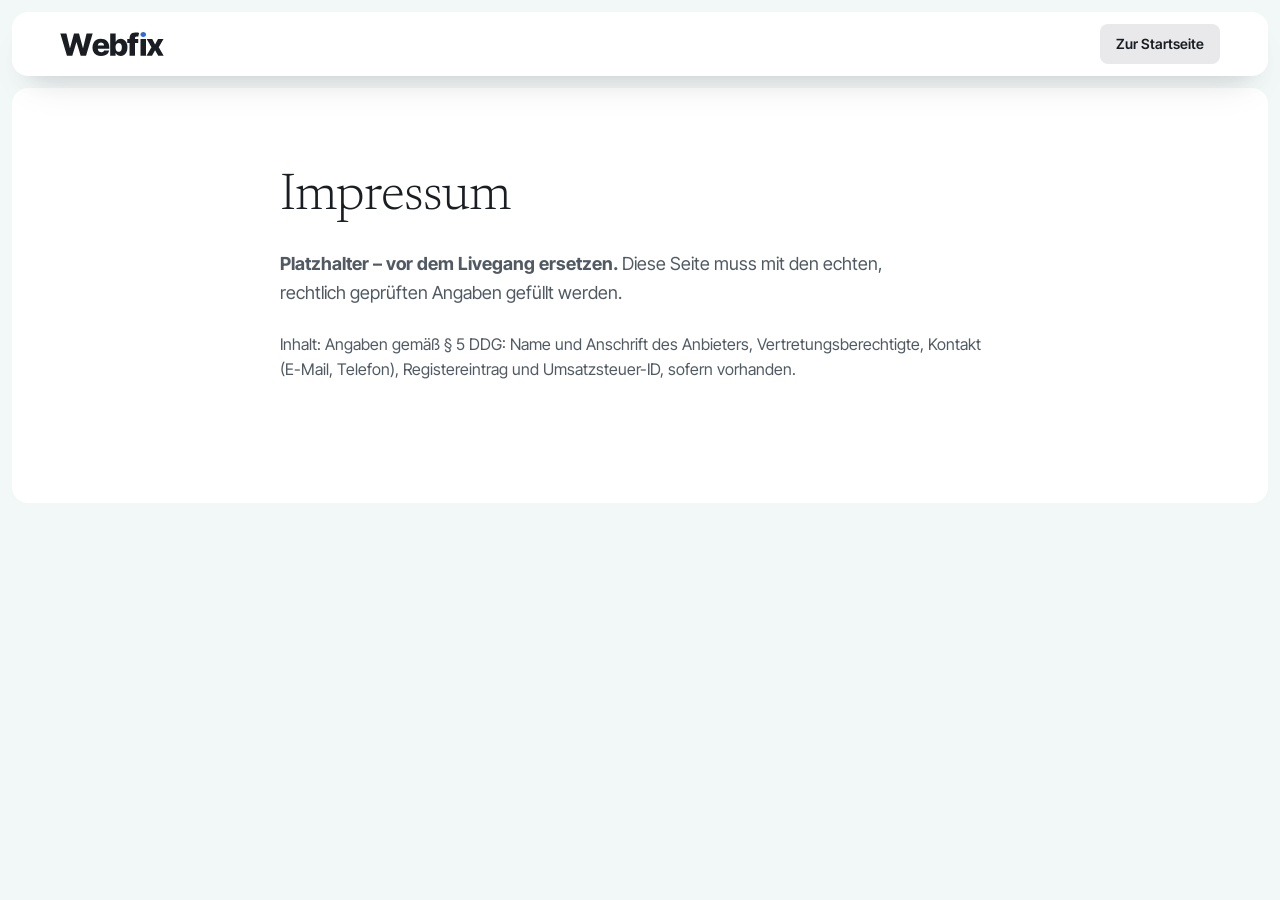
<file: site/impressum.html>
<!doctype html>
<html lang="de">
<head>
<meta charset="utf-8">
<meta name="viewport" content="width=device-width, initial-scale=1, viewport-fit=cover">
<title>Impressum – Webfix</title>
<meta name="robots" content="noindex">
<link rel="icon" href="favicon.svg" type="image/svg+xml">
<link rel="stylesheet" href="assets/css/main.css">
</head>
<body>
<header class="site-header scrolled">
  <nav class="nav" aria-label="Hauptnavigation">
    <a class="brand" href="./" aria-label="Webfix – zur Startseite"><img src="assets/img/webfix-wordmark.svg" alt="Webfix" width="104" height="25"></a>
    <div class="actions"><a class="btn btn-secondary" href="./">Zur Startseite</a></div>
  </nav>
</header>
<main class="page" style="padding-top:24px">
  <article class="sheet">
    <div class="wrap" style="max-width:720px;display:grid;gap:24px;justify-items:start">
      <h1 class="display-lg">Impressum</h1>
      <p class="lead"><strong>Platzhalter – vor dem Livegang ersetzen.</strong> Diese Seite muss mit den echten, rechtlich geprüften Angaben gefüllt werden.</p>
      <p class="body-sm">Inhalt: Angaben gemäß § 5 DDG: Name und Anschrift des Anbieters, Vertretungsberechtigte, Kontakt (E-Mail, Telefon), Registereintrag und Umsatzsteuer-ID, sofern vorhanden.</p>
    </div>
  </article>
</main>
</body>
</html>
</file>
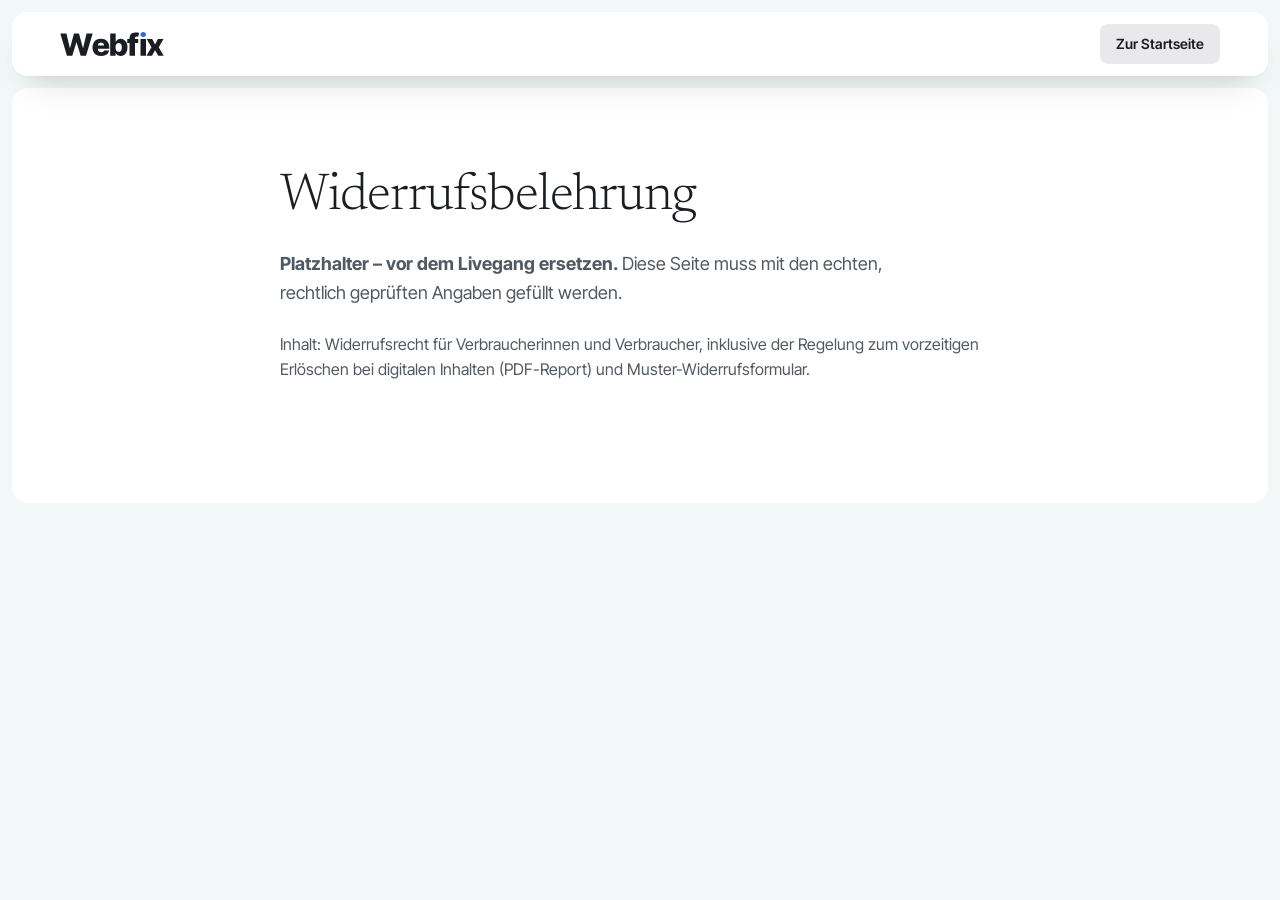
<file: site/widerruf.html>
<!doctype html>
<html lang="de">
<head>
<meta charset="utf-8">
<meta name="viewport" content="width=device-width, initial-scale=1, viewport-fit=cover">
<title>Widerrufsbelehrung – Webfix</title>
<meta name="robots" content="noindex">
<link rel="icon" href="favicon.svg" type="image/svg+xml">
<link rel="stylesheet" href="assets/css/main.css">
</head>
<body>
<header class="site-header scrolled">
  <nav class="nav" aria-label="Hauptnavigation">
    <a class="brand" href="./" aria-label="Webfix – zur Startseite"><img src="assets/img/webfix-wordmark.svg" alt="Webfix" width="104" height="25"></a>
    <div class="actions"><a class="btn btn-secondary" href="./">Zur Startseite</a></div>
  </nav>
</header>
<main class="page" style="padding-top:24px">
  <article class="sheet">
    <div class="wrap" style="max-width:720px;display:grid;gap:24px;justify-items:start">
      <h1 class="display-lg">Widerrufsbelehrung</h1>
      <p class="lead"><strong>Platzhalter – vor dem Livegang ersetzen.</strong> Diese Seite muss mit den echten, rechtlich geprüften Angaben gefüllt werden.</p>
      <p class="body-sm">Inhalt: Widerrufsrecht für Verbraucherinnen und Verbraucher, inklusive der Regelung zum vorzeitigen Erlöschen bei digitalen Inhalten (PDF-Report) und Muster-Widerrufsformular.</p>
    </div>
  </article>
</main>
</body>
</html>
</file>
<file: site/assets/css/main.css>
/* Webfix – Landingpage
   Gestaltung nach DESIGN.md und brand/index.html:
   Nebelgrund, eingerückte gerundete Blätter, Newsreader Light für Headlines,
   Inter Tight für alles andere, eine Akzentfarbe (Signalblau). */

@font-face { font-family: "Newsreader"; src: url("../fonts/newsreader-variable.woff2") format("woff2"); font-weight: 200 800; font-style: normal; font-display: swap; }
@font-face { font-family: "Inter Tight"; src: url("../fonts/inter-tight-variable.woff2") format("woff2"); font-weight: 100 900; font-style: normal; font-display: swap; }

:root {
  --ink: #1A1E23;
  --slate: #515A63;
  --subtle: #636E73;
  --mist: #F2F7F7;
  --white: #FFFFFF;
  --muted: #F1F2F2;
  --sunken: #E9E9EB;
  --cream: #F8F8F3;
  --line: #E2E4E5;
  --line-strong: #D4D7D7;
  --graphite: #1F2429;
  --graphite-2: #2B3239;
  --graphite-3: #38414A;
  --on-dark: #FFFFFF;
  --on-dark-2: #A6ADB3;
  --on-dark-line: rgba(255, 255, 255, .12);
  --blue: #2F68DB;
  --blue-hover: #264EB4;
  --blue-soft: #E7F5FD;
  --blue-on-dark: #659FFD;
  --success: #1E7F4F; --success-soft: #D9FDD3;
  --warning: #9A5B00; --warning-soft: #FFF4D6;
  --error: #C62445; --error-soft: #FCEBEF;

  --serif: "Newsreader", "Iowan Old Style", Georgia, "Times New Roman", serif;
  --sans: "Inter Tight", "Inter", system-ui, -apple-system, "Segoe UI", Roboto, Arial, sans-serif;

  --r-sm: 8px; --r-md: 10px; --r-lg: 16px; --r-xl: 24px; --r-2xl: 32px;
  --inset: 12px;
  --pad-x: 72px;
  --container: 1296px;
  --shadow-1: 0 1px 3px 1px rgba(22, 26, 30, .01), 0 4px 8px -6px rgba(22, 26, 30, .08), 0 1px 5px -4px rgba(22, 26, 30, .08);
  --shadow-float: 0 20px 44px -18px rgba(22, 26, 30, .12), 0 16px 28px -18px rgba(22, 26, 30, .12), 0 12px 20px -18px rgba(22, 26, 30, .08);

  --ease-out: cubic-bezier(0.22, 1, 0.36, 1);
  --ease-word: cubic-bezier(0.2, 0.7, 0.3, 1);
  --t-press: 120ms;
  --t-hover: 180ms;
}

/* ---------- Base ---------- */
*, *::before, *::after { box-sizing: border-box; }
html { -webkit-text-size-adjust: 100%; scroll-behavior: smooth; scroll-padding-top: 88px; }
body {
  margin: 0;
  background: var(--mist);
  color: var(--ink);
  font-family: var(--sans);
  font-size: 16px;
  line-height: 1.55;
  -webkit-font-smoothing: antialiased;
  text-rendering: optimizeLegibility;
}
img, svg { display: block; max-width: 100%; }
h1, h2, h3, h4, p, ul, ol, dl, dd, figure, blockquote { margin: 0; }
ul, ol { padding: 0; list-style: none; }
h1, h2, h3 { font-weight: 400; text-wrap: balance; }
p { text-wrap: pretty; }
a { color: var(--blue); text-underline-offset: 3px; text-decoration-thickness: 1px; transition: color var(--t-hover) ease; }
a:hover { color: var(--blue-hover); }
button, input, textarea { font: inherit; color: inherit; }
:focus-visible { outline: 2px solid var(--blue); outline-offset: 2px; border-radius: 4px; }
.dark :focus-visible, .footer :focus-visible { outline-color: var(--blue-on-dark); }
::selection { background: var(--blue-soft); color: var(--ink); }
.sr-only { position: absolute; width: 1px; height: 1px; padding: 0; margin: -1px; overflow: hidden; clip: rect(0 0 0 0); white-space: nowrap; border: 0; }
.skip { position: absolute; left: 16px; top: -100px; z-index: 100; background: var(--ink); color: var(--white); padding: 10px 16px; border-radius: var(--r-sm); text-decoration: none; font-weight: 600; }
.skip:focus { top: 16px; color: var(--white); }

/* ---------- Frame: sheets on mist ---------- */
.page { display: grid; gap: var(--inset); padding: var(--inset); padding-left: max(var(--inset), env(safe-area-inset-left, 0px)); padding-right: max(var(--inset), env(safe-area-inset-right, 0px)); }
.sheet { background: var(--white); border-radius: var(--r-lg); padding: 80px var(--pad-x) 120px; min-width: 0; }
.sheet.dark { background: var(--graphite); color: var(--on-dark); }
.sheet.cream { background: var(--cream); border-radius: var(--r-2xl); }
.sheet.bare { background: transparent; }
.wrap { max-width: var(--container); margin: 0 auto; min-width: 0; }

/* ---------- Type ---------- */
.display-xl { font-family: var(--serif); font-weight: 300; font-size: clamp(42px, 6.2vw, 80px); line-height: 1.04; letter-spacing: -0.03em; }
.display-lg { font-family: var(--serif); font-weight: 300; font-size: clamp(32px, 4.2vw, 52px); line-height: 1.12; letter-spacing: -0.02em; }
.headline-lg { font-family: var(--serif); font-weight: 300; font-size: clamp(28px, 3vw, 36px); line-height: 1.18; letter-spacing: -0.02em; }
.title { font-size: 22px; line-height: 1.25; letter-spacing: -0.02em; font-weight: 400; }
.two-tone em { font-style: normal; color: rgba(26, 30, 35, .5); }
.dark .two-tone em { color: rgba(255, 255, 255, .55); }
.lead { font-size: 18px; line-height: 1.6; color: var(--slate); max-width: 640px; }
.dark .lead { color: var(--on-dark-2); }
.body-sm { font-size: 16px; line-height: 1.6; color: var(--slate); }
.dark .body-sm { color: var(--on-dark-2); }
.micro { font-size: 13px; line-height: 1.5; color: var(--subtle); }
.dark .micro { color: var(--on-dark-2); }
.eyebrow { display: inline-flex; align-items: center; gap: 8px; font-size: 13px; font-weight: 500; line-height: 1.4; color: var(--slate); background: var(--cream); border-radius: var(--r-sm); padding: 4px 10px; }
.cream .eyebrow { background: var(--white); }
.dark .eyebrow { background: transparent; padding: 0; color: rgba(255, 255, 255, .6); }
.example-tag { display: inline-flex; align-items: center; gap: 6px; font-size: 12px; font-weight: 500; color: var(--slate); background: var(--sunken); border-radius: 999px; padding: 3px 10px; }
.head { display: grid; gap: 18px; justify-items: start; max-width: 760px; }
.head.center { justify-items: center; text-align: center; margin-inline: auto; }

/* ---------- Buttons ---------- */
.btn { appearance: none; border: 0; cursor: pointer; display: inline-flex; align-items: center; justify-content: center; gap: 8px; font: 600 14px/20px var(--sans); border-radius: var(--r-sm); padding: 10px 16px; min-height: 40px; text-decoration: none; white-space: nowrap; transition: background-color var(--t-hover) ease, color var(--t-hover) ease, box-shadow var(--t-hover) ease, transform var(--t-press) ease; }
.btn:active { transform: translateY(1px); }
.btn-primary { background: var(--blue); color: var(--white); }
.btn-primary:hover { background: var(--blue-hover); color: var(--white); }
.btn-secondary { background: var(--sunken); color: var(--ink); }
.btn-secondary:hover { background: var(--line-strong); color: var(--ink); }
.btn-pill { background: var(--ink); color: var(--white); border-radius: 999px; padding: 6px 6px 6px 20px; gap: 14px; min-height: 44px; }
.btn-pill:hover { background: #000; color: var(--white); }
.btn-pill .cap { width: 32px; height: 32px; border-radius: 50%; background: var(--white); color: var(--ink); display: grid; place-items: center; transition: transform var(--t-hover) var(--ease-out); }
.btn-pill:hover .cap { transform: translateX(2px); }
.dark .btn-pill { background: var(--white); color: var(--ink); }
.dark .btn-pill .cap { background: var(--ink); color: var(--white); }
.dark .btn-pill:hover { background: var(--line); color: var(--ink); }

/* ---------- URL form ---------- */
.scan-form { display: grid; gap: 10px; width: 100%; max-width: 480px; }
.url-group { display: flex; align-items: center; gap: 8px; background: var(--white); border-radius: var(--r-md); padding: 4px 4px 4px 16px; box-shadow: inset 0 0 0 1px var(--line), 0 8px 42px -16px rgba(22, 26, 30, .08); transition: box-shadow var(--t-hover) ease; }
.url-group:focus-within { box-shadow: inset 0 0 0 1px var(--blue), 0 0 0 3px rgba(47, 104, 219, .25); }
.url-group input { flex: 1; min-width: 0; width: 100%; border: 0; outline: 0; background: transparent; font-size: 16px; height: 44px; color: var(--ink); }
.url-group input::placeholder { color: var(--subtle); }
.url-group .btn { min-height: 44px; }
.url-group:has(input[aria-invalid="true"]) { box-shadow: inset 0 0 0 1px var(--error), 0 0 0 3px rgba(198, 36, 69, .15); }
.form-msg { font-size: 13px; line-height: 1.5; min-height: 20px; color: var(--subtle); }
.form-msg.err { color: var(--error); }
.form-msg.ok { color: var(--success); }
.dark .url-group { background: var(--graphite-2); box-shadow: inset 0 0 0 1px var(--on-dark-line); }
.dark .url-group input { color: var(--white); }
.dark .url-group input::placeholder { color: var(--on-dark-2); }
.dark .form-msg { color: var(--on-dark-2); }

/* ---------- Header ---------- */
.site-header { position: sticky; top: 0; z-index: 50; padding: var(--inset) var(--inset) 0; padding-left: max(var(--inset), env(safe-area-inset-left, 0px)); padding-right: max(var(--inset), env(safe-area-inset-right, 0px)); margin-bottom: calc(var(--inset) * -1); pointer-events: none; }
.nav { pointer-events: auto; background: var(--white); border-radius: var(--r-lg) var(--r-lg) 0 0; display: flex; align-items: center; justify-content: space-between; gap: 24px; height: 64px; padding: 0 calc(var(--pad-x) - 24px); transition: border-radius var(--t-hover) ease, box-shadow var(--t-hover) ease; }
.site-header.scrolled .nav { border-radius: var(--r-lg); box-shadow: var(--shadow-float); }
.nav .brand { display: block; flex: none; }
.nav .brand img { width: 104px; height: auto; }
.nav ul { display: flex; gap: 4px; }
.nav ul a { display: block; padding: 6px 12px; border-radius: var(--r-sm); color: var(--slate); text-decoration: none; font-size: 14px; transition: background-color var(--t-hover) ease, color var(--t-hover) ease; }
.nav ul a:hover { background: var(--muted); color: var(--ink); }
.nav .actions { display: flex; align-items: center; gap: 8px; }

/* ---------- Hero ---------- */
.hero { border-radius: 0 0 var(--r-lg) var(--r-lg); padding-top: 72px; padding-bottom: 0; overflow: hidden; }
.hero-copy { display: grid; justify-items: center; text-align: center; gap: 22px; max-width: 860px; margin: 0 auto; }
.hero-copy .lead { max-width: 640px; }
.hero-copy .scan-form { justify-items: center; }
.hero-copy .scan-form .form-msg { text-align: center; }
.hero-stage { margin-top: 64px; background: var(--mist); border-radius: var(--r-lg) var(--r-lg) 0 0; padding: 48px 48px 0; display: grid; grid-template-columns: minmax(0, 1.25fr) minmax(0, 1fr); gap: 24px; align-items: end; position: relative; }
.hero-stage .example-tag { position: absolute; top: 16px; left: 16px; background: var(--white); }

/* Product window (real interface fragment) */
.window { background: var(--white); border-radius: 12px 12px 0 0; box-shadow: var(--shadow-float); overflow: hidden; min-width: 0; }
.window-bar { display: flex; align-items: center; gap: 12px; padding: 12px 16px; background: var(--muted); }
.window-bar .dots { display: flex; gap: 6px; }
.window-bar .dots i { width: 10px; height: 10px; border-radius: 50%; background: var(--line-strong); }
.window-bar .addr { flex: 1; min-width: 0; background: var(--white); border-radius: 6px; padding: 4px 10px; font-size: 12px; color: var(--slate); overflow: hidden; text-overflow: ellipsis; white-space: nowrap; }
.scan-head { display: flex; justify-content: space-between; align-items: center; gap: 12px; padding: 18px 20px 6px; }
.scan-head p { font-size: 14px; font-weight: 600; }
.scan-head span { font-size: 12px; color: var(--subtle); font-variant-numeric: tabular-nums; }
.scan-rows { padding: 6px 8px 12px; }
.scan-row { display: grid; grid-template-columns: 22px minmax(0, 1fr) auto; gap: 12px; align-items: center; padding: 11px 12px; border-radius: var(--r-md); }
.scan-row + .scan-row { box-shadow: 0 -1px 0 var(--line); border-radius: 0; }
.scan-row svg { color: var(--slate); }
.scan-row .t { font-size: 14px; font-weight: 500; line-height: 1.35; }
.scan-row .s { font-size: 12px; color: var(--slate); line-height: 1.4; }

.result-card { background: var(--white); border-radius: 12px 12px 0 0; box-shadow: var(--shadow-float); padding: 20px; display: grid; gap: 14px; min-width: 0; }
.result-card .top { display: flex; justify-content: space-between; align-items: center; gap: 8px; }
.result-card .top p { font-size: 14px; font-weight: 600; }
.mini-scores { display: grid; grid-template-columns: repeat(2, minmax(0, 1fr)); gap: 8px; }
.mini-score { background: var(--mist); border-radius: var(--r-md); padding: 12px; display: grid; gap: 8px; }
.mini-score .a { font-size: 12px; color: var(--slate); }
.mini-score .v { font-size: 28px; font-weight: 500; letter-spacing: -0.03em; line-height: 1; font-variant-numeric: tabular-nums; }
.mini-score .v small { font-size: 12px; color: var(--subtle); letter-spacing: 0; font-weight: 400; margin-left: 2px; }

/* Badges, bars */
.badge { display: inline-flex; align-items: center; gap: 6px; border-radius: 999px; padding: 2px 9px; font-size: 12px; font-weight: 500; line-height: 1.5; white-space: nowrap; }
.badge::before { content: ""; width: 6px; height: 6px; border-radius: 50%; background: currentColor; }
.b-ok { background: var(--success-soft); color: var(--success); }
.b-warn { background: var(--warning-soft); color: var(--warning); }
.b-err { background: var(--error-soft); color: var(--error); }
.b-run { background: var(--blue-soft); color: var(--blue-hover); }
.bar { height: 4px; border-radius: 2px; background: var(--sunken); overflow: hidden; }
.bar i { display: block; height: 100%; width: var(--v, 0%); background: var(--blue); border-radius: 2px; }

/* ---------- Problem (mist pause) ---------- */
.problem { padding-top: 120px; padding-bottom: 120px; }
.problem-grid { margin-top: 56px; display: grid; grid-template-columns: repeat(3, minmax(0, 1fr)); gap: 12px; }
.problem-card { background: var(--white); border-radius: var(--r-lg); padding: 28px 28px 32px; display: grid; gap: 14px; align-content: start; }
.problem-card h3 { font-size: 20px; font-weight: 500; letter-spacing: -0.01em; line-height: 1.3; }
.problem-card p { font-size: 16px; line-height: 1.6; color: var(--slate); }
.problem-card .finding { margin-top: 6px; background: var(--mist); border-radius: var(--r-md); padding: 10px 12px; display: flex; justify-content: space-between; gap: 10px; align-items: center; font-size: 13px; }

/* ---------- Steps ---------- */
.steps { margin-top: 64px; display: grid; grid-template-columns: repeat(3, minmax(0, 1fr)); gap: 12px; counter-reset: step; }
.step { background: var(--mist); border-radius: var(--r-lg); padding: 28px; display: grid; grid-template-rows: auto auto 1fr; gap: 12px; min-width: 0; }
.step h3 { font-size: 22px; letter-spacing: -0.02em; line-height: 1.25; }
.step h3 span { color: var(--subtle); }
.step p { font-size: 16px; color: var(--slate); line-height: 1.6; }
.step .ui { margin-top: 16px; align-self: end; background: var(--white); border-radius: var(--r-md); padding: 14px; display: grid; gap: 10px; box-shadow: var(--shadow-1); }
.step .ui .row { display: flex; justify-content: space-between; align-items: center; gap: 8px; font-size: 13px; }
.step .ui .row b { font-weight: 600; font-variant-numeric: tabular-nums; }
.step .ui .fake-input { display: flex; justify-content: space-between; align-items: center; gap: 8px; background: var(--white); border-radius: var(--r-sm); box-shadow: inset 0 0 0 1px var(--line); padding: 4px 4px 4px 10px; font-size: 13px; color: var(--slate); }
.step .ui .fake-input span:last-child { background: var(--blue); color: var(--white); border-radius: 6px; padding: 4px 8px; font-size: 12px; font-weight: 600; }
.step .ui .choice { display: grid; grid-template-columns: 1fr 1fr; gap: 8px; }
.step .ui .choice div { border-radius: var(--r-sm); padding: 10px; font-size: 13px; display: grid; gap: 2px; background: var(--mist); }
.step .ui .choice div b { font-weight: 600; }
.step .ui .choice div span { color: var(--slate); font-size: 12px; }

/* ---------- Areas (Leistungen) ---------- */
.areas-head { display: grid; grid-template-columns: minmax(0, 1fr) minmax(0, 1fr); gap: 32px; align-items: end; }
.areas { margin-top: 64px; display: grid; gap: 12px; }
.area { background: var(--mist); border-radius: var(--r-lg); padding: 36px 40px; display: grid; grid-template-columns: minmax(0, 1fr) minmax(0, 1.15fr); gap: 16px 48px; align-items: start; min-width: 0; }
.area:nth-child(even) { background: var(--white); box-shadow: inset 0 0 0 1px var(--line); }
.area-title { display: grid; gap: 14px; align-content: start; }
.area-top { display: flex; align-items: center; gap: 10px; color: var(--slate); }
.area-top .tag { font-size: 14px; color: var(--slate); }
.area h3 { font-family: var(--serif); font-weight: 300; font-size: clamp(28px, 2.8vw, 36px); line-height: 1.15; letter-spacing: -0.02em; max-width: 460px; }
.area-body { display: grid; gap: 18px; align-content: start; padding-top: 34px; }
.area-body > p { font-size: 16px; line-height: 1.65; color: var(--ink); max-width: 560px; }
.chips { display: flex; flex-wrap: wrap; gap: 6px; }
.area:nth-child(even) .chips li { background: var(--mist); }
.chips li { background: var(--white); border-radius: 999px; padding: 4px 12px; font-size: 13px; color: var(--ink); }

/* ---------- Result (interactive example) ---------- */
.result { display: grid; grid-template-columns: minmax(0, 1fr); gap: 40px; }
.result-top { display: grid; grid-template-columns: minmax(0, 1.1fr) minmax(0, 1fr); gap: 48px; align-items: end; }
.result-app { background: var(--mist); border-radius: var(--r-lg); padding: 12px; display: grid; gap: 12px; }
.tabs { display: grid; grid-template-columns: repeat(4, minmax(0, 1fr)); gap: 12px; }
.tab { appearance: none; border: 0; cursor: pointer; text-align: left; background: var(--white); border-radius: var(--r-lg); padding: 18px 18px 16px; display: grid; gap: 12px; box-shadow: var(--shadow-1); transition: box-shadow var(--t-hover) ease, transform var(--t-press) ease, background-color var(--t-hover) ease; min-width: 0; }
.tab:hover { box-shadow: var(--shadow-float); }
.tab:active { transform: translateY(1px); }
.tab[aria-selected="true"] { box-shadow: inset 0 0 0 2px var(--blue), var(--shadow-1); }
.tab .top { display: flex; flex-wrap: wrap; justify-content: space-between; align-items: center; gap: 8px; }
.tab .area-name { display: flex; align-items: center; gap: 8px; font-size: 14px; font-weight: 500; }
.tab .val { display: flex; align-items: baseline; gap: 4px; }
.tab .val b { font-size: 40px; font-weight: 500; letter-spacing: -0.03em; line-height: 1; font-variant-numeric: tabular-nums; }
.tab .val span { font-size: 14px; color: var(--subtle); }
.panel { background: var(--white); border-radius: var(--r-lg); padding: 28px; display: grid; grid-template-columns: minmax(0, .9fr) minmax(0, 1.1fr); gap: 32px; }
.panel[hidden] { display: none; }
.panel-intro { display: grid; gap: 12px; align-content: start; }
.panel-intro h3 { font-size: 22px; letter-spacing: -0.02em; line-height: 1.3; }
.panel-intro p { font-size: 16px; color: var(--slate); line-height: 1.6; }
.checks { display: grid; }
.check { display: grid; grid-template-columns: minmax(0, 1fr) auto; gap: 14px; align-items: center; padding: 14px 0; }
.check + .check { box-shadow: 0 -1px 0 var(--line); }
.check .t { font-size: 16px; font-weight: 500; line-height: 1.4; }
.check .s { font-size: 13px; color: var(--slate); line-height: 1.5; margin-top: 2px; }
.summary { display: grid; gap: 14px; }
.summary-box { background: var(--white); border-radius: var(--r-lg); padding: 24px 28px; display: grid; gap: 10px; box-shadow: var(--shadow-1); }
.summary-box p { font-size: 16px; line-height: 1.65; color: var(--slate); max-width: 78ch; }
.summary-box p b { color: var(--ink); font-weight: 600; }
.result-cta { display: grid; grid-template-columns: minmax(0, 1fr) minmax(0, 1fr); gap: 12px; }
.cta-tile { border-radius: var(--r-lg); padding: 24px 28px; display: grid; gap: 14px; align-content: space-between; justify-items: start; }
.cta-tile.light { background: var(--mist); }
.cta-tile.blue { background: var(--blue-soft); }
.cta-tile p { font-size: 18px; line-height: 1.45; letter-spacing: -0.01em; }

/* ---------- Report (dark band) ---------- */
.report-grid { display: grid; grid-template-columns: minmax(0, 1fr) minmax(0, 1fr); gap: 64px; align-items: center; }
.report-copy { display: grid; gap: 24px; justify-items: start; }
.included { display: grid; gap: 0; width: 100%; }
.included li { display: grid; grid-template-columns: 22px minmax(0, 1fr); gap: 12px; padding: 14px 0; font-size: 16px; line-height: 1.5; }
.included li + li { box-shadow: 0 -1px 0 var(--on-dark-line); }
.included svg { color: var(--blue-on-dark); margin-top: 2px; }
.report-visual { position: relative; display: grid; place-items: center; padding: 32px 0; }
.report-visual .paper { width: min(100%, 380px); aspect-ratio: 210 / 297; background: var(--white); color: var(--ink); border-radius: 6px; padding: 9% 9%; display: grid; grid-template-rows: auto 1fr auto; gap: 16px; box-shadow: 0 30px 60px -30px rgba(0, 0, 0, .6); }
.report-visual .paper.back { position: absolute; transform: rotate(-4deg) translate(-22%, 3%); background: var(--graphite-2); box-shadow: inset 0 0 0 1px var(--on-dark-line); width: min(82%, 330px); padding: 8%; }
.report-visual .paper.front { position: relative; transform: rotate(2deg) translateX(8%); }
.paper img { width: 34%; height: auto; }
.paper .ttl { align-self: end; display: grid; gap: 8px; }
.paper .ttl small { font-size: 11px; color: var(--subtle); }
.paper .ttl b { font-family: var(--serif); font-weight: 300; font-size: clamp(24px, 2.6vw, 34px); line-height: 1.05; letter-spacing: -0.03em; }
.paper .ttl span { font-size: 12px; color: var(--slate); }
.paper .rows div { display: flex; justify-content: space-between; gap: 8px; padding: 7px 0; font-size: 12px; box-shadow: 0 -1px 0 var(--line); }
.paper .rows b { font-variant-numeric: tabular-nums; }
.paper .legal { font-size: 9px; color: var(--subtle); line-height: 1.4; margin-top: 8px; }
.paper.back .lines { display: grid; gap: 10px; align-content: start; }
.paper.back .lines i { height: 8px; border-radius: 4px; background: var(--graphite-3); }

/* ---------- Trust ---------- */
.trust-grid { margin-top: 56px; display: grid; grid-template-columns: minmax(0, 1fr) minmax(0, 1.4fr); gap: 12px; }
.criteria { background: var(--mist); border-radius: var(--r-lg); padding: 32px; display: grid; gap: 22px; align-content: start; }
.criteria h3 { font-size: 22px; letter-spacing: -0.02em; }
.criteria p { font-size: 16px; color: var(--slate); line-height: 1.6; }
.criteria dl { display: grid; gap: 0; }
.criteria dl div { display: grid; grid-template-columns: 150px minmax(0, 1fr); gap: 12px; padding: 12px 0; font-size: 14px; }
.criteria dl div + div { box-shadow: 0 -1px 0 var(--line); }
.criteria dt { color: var(--slate); }
.criteria dd { font-weight: 500; }
.facts { display: grid; grid-template-columns: minmax(0, 1fr); gap: 12px; }
.fact { background: var(--mist); border-radius: var(--r-lg); padding: 28px 32px; display: grid; grid-template-columns: minmax(0, 220px) minmax(0, 1fr); gap: 24px; align-items: baseline; }
.fact b { font-family: var(--serif); font-weight: 300; font-size: clamp(32px, 3.4vw, 44px); line-height: 1.05; letter-spacing: -0.02em; }
.fact p { font-size: 16px; line-height: 1.6; color: var(--slate); }
.fact p strong { color: var(--ink); font-weight: 600; }

/* ---------- Fix form (cream) ---------- */
.fix-grid { display: grid; grid-template-columns: minmax(0, .9fr) minmax(0, 1.1fr); gap: 64px; align-items: start; }
.fix-copy { display: grid; gap: 24px; justify-items: start; position: sticky; top: 100px; }
.fix-copy .points { display: grid; gap: 12px; }
.fix-copy .points li { display: grid; grid-template-columns: 22px minmax(0, 1fr); gap: 12px; font-size: 16px; line-height: 1.55; }
.fix-copy .points svg { color: var(--blue); margin-top: 2px; }
.form-card { background: var(--white); border-radius: var(--r-xl); padding: 32px; display: grid; gap: 18px; }
.field { display: grid; gap: 6px; }
.field label { font-size: 14px; font-weight: 500; }
.field label .opt { font-weight: 400; color: var(--subtle); }
.field input, .field textarea { width: 100%; border: 0; border-radius: var(--r-sm); background: var(--white); box-shadow: inset 0 0 0 1px var(--line-strong); padding: 11px 14px; font-size: 16px; line-height: 1.4; transition: box-shadow var(--t-hover) ease; }
.field textarea { min-height: 112px; resize: vertical; }
.field input:focus, .field textarea:focus { outline: 0; box-shadow: inset 0 0 0 1px var(--blue), 0 0 0 3px rgba(47, 104, 219, .25); }
.field input[aria-invalid="true"], .field textarea[aria-invalid="true"] { box-shadow: inset 0 0 0 1px var(--error); }
.field .err { font-size: 13px; color: var(--error); min-height: 0; }
.field .err:empty { display: none; }
.row-2 { display: grid; grid-template-columns: minmax(0, 1fr) minmax(0, 1fr); gap: 16px; }
.consent { display: grid; grid-template-columns: 20px minmax(0, 1fr); gap: 12px; align-items: start; font-size: 14px; line-height: 1.55; color: var(--slate); }
.consent input { width: 18px; height: 18px; margin: 2px 0 0; accent-color: var(--blue); }
.form-foot { display: flex; flex-wrap: wrap; align-items: center; gap: 12px 20px; }
.form-status { font-size: 14px; line-height: 1.5; }
.form-status.ok { color: var(--success); }
.form-status.err { color: var(--error); }

/* ---------- FAQ ---------- */
.faq-grid { display: grid; grid-template-columns: minmax(0, .8fr) minmax(0, 1.2fr); gap: 64px; align-items: start; }
.faq-grid .head { position: sticky; top: 100px; }
.faq { display: grid; gap: 4px; }
.faq details { border-radius: var(--r-xl); padding: 20px 24px; transition: background-color var(--t-hover) ease; }
.faq details[open] { background: var(--muted); }
.faq summary { list-style: none; cursor: pointer; display: flex; justify-content: space-between; gap: 16px; align-items: center; font-size: 18px; font-weight: 500; line-height: 1.4; letter-spacing: -0.01em; }
.faq summary::-webkit-details-marker { display: none; }
.faq summary:hover .pm { background: var(--line-strong); }
.faq .pm { flex: none; width: 28px; height: 28px; border-radius: 50%; background: var(--sunken); display: grid; place-items: center; transition: background-color var(--t-hover) ease, transform var(--t-hover) var(--ease-out); }
.faq details[open] .pm { background: var(--ink); color: var(--white); transform: rotate(45deg); }
.faq details p { margin-top: 12px; font-size: 16px; color: var(--slate); line-height: 1.65; max-width: 640px; }

/* ---------- Final CTA ---------- */
.final { padding-top: 120px; padding-bottom: 120px; }
.final .head { gap: 22px; }
.final .scan-form { justify-items: center; }
.final .form-msg { text-align: center; }

/* ---------- Footer ---------- */
.footer { background: var(--graphite); color: var(--on-dark); border-radius: var(--r-lg); padding: 72px var(--pad-x) 36px; }
.footer-top { display: grid; grid-template-columns: minmax(0, 1.1fr) minmax(0, 1fr); gap: 64px; }
.footer-claim { display: grid; gap: 20px; justify-items: start; align-content: start; }
.footer-claim p.headline-lg { max-width: 460px; }
.footer-cols { display: grid; grid-template-columns: repeat(2, minmax(0, 1fr)); gap: 32px; }
.footer-cols h2 { font-size: 13px; font-weight: 500; color: rgba(255, 255, 255, .55); margin-bottom: 14px; }
.footer-cols ul { display: grid; gap: 10px; }
.footer-cols a { color: var(--white); text-decoration: none; font-size: 16px; }
.footer-cols a:hover { color: var(--blue-on-dark); text-decoration: underline; }
.footer-bottom { margin-top: 72px; padding-top: 28px; box-shadow: 0 -1px 0 var(--on-dark-line); display: flex; flex-wrap: wrap; justify-content: space-between; gap: 8px 32px; }
.footer-mark { width: 100%; height: auto; margin-top: 48px; }
.footer-bottom p { font-size: 13px; color: var(--on-dark-2); line-height: 1.6; }

/* ---------- Mobile sticky CTA ---------- */
.sticky-cta { display: none; }

/* ---------- Icons ---------- */
.i { width: 20px; height: 20px; flex: none; }
.i-sm { width: 16px; height: 16px; flex: none; }

/* ---------- Motion (only when JS runs) ---------- */
.js [data-reveal] > * { opacity: 0; transform: translateY(20px); transition: opacity .7s var(--ease-out), transform .7s var(--ease-out); transition-delay: calc(var(--d, 0) * 80ms); }
.js [data-reveal].in > * { opacity: 1; transform: none; }
.js .hero-title .w { display: inline-block; opacity: 0; transform: translateY(10px); filter: blur(4px); animation: word .55s var(--ease-word) forwards; animation-delay: calc(120ms + var(--i) * 45ms); }
@keyframes word { to { opacity: 1; transform: none; filter: none; } }
.js .hero-stage .window, .js .hero-stage .result-card { animation: rise .9s var(--ease-out) both; animation-delay: .55s; }
.js .hero-stage .result-card { animation-delay: .7s; }
@keyframes rise { from { opacity: 0; transform: translateY(32px); } to { opacity: 1; transform: none; } }
.scan-row .badge { transition: background-color .3s ease, color .3s ease; }
.scan-row.pending .badge { opacity: .55; }
.bar i { transition: width .8s var(--ease-out); }

@media (prefers-reduced-motion: reduce) {
  html { scroll-behavior: auto; }
  .js [data-reveal] > *, .js .hero-title .w, .js .hero-stage .window, .js .hero-stage .result-card { opacity: 1 !important; transform: none !important; filter: none !important; animation: none !important; transition: none !important; }
  *, *::before, *::after { transition-duration: 1ms !important; animation-duration: 1ms !important; }
}

/* ---------- Responsive ---------- */
@media (max-width: 1180px) {
  :root { --pad-x: 48px; }
  .nav ul { display: none; }
  .hero-stage { grid-template-columns: minmax(0, 1fr); padding: 48px 32px 0; }
  .hero-stage .result-card { display: none; }
  .problem-grid, .steps { grid-template-columns: minmax(0, 1fr); }
  .problem-card, .step { max-width: 720px; }
  .area { grid-template-columns: minmax(0, 1fr); }
  .area-body { padding-top: 0; }
  .tabs { grid-template-columns: repeat(2, minmax(0, 1fr)); }
  .panel { grid-template-columns: minmax(0, 1fr); }
  .report-grid, .fix-grid, .faq-grid, .trust-grid, .result-top, .areas-head, .footer-top { grid-template-columns: minmax(0, 1fr); gap: 40px; }
  .fix-copy, .faq-grid .head { position: static; }
}
@media (max-width: 760px) {
  :root { --pad-x: 16px; --inset: 8px; }
  html { scroll-padding-top: 76px; }
  .sheet { padding-top: 56px; padding-bottom: 72px; }
  .nav { height: 56px; padding: 0 16px; }
  .nav .brand img { width: 88px; }
  .nav .actions .btn-primary { display: none; }
  .hero { padding-top: 48px; }
  .hero-stage { margin-top: 44px; padding: 44px 12px 0; }
  .window .s { display: none; }
  .result-cta, .row-2 { grid-template-columns: minmax(0, 1fr); }
  .area { grid-template-columns: minmax(0, 1fr); padding: 28px 22px; }
  .area-body { padding-top: 0; }
  .area, .criteria, .form-card { padding: 24px; }
  .tabs { gap: 8px; }
  .tab { padding: 14px; }
  .tab .val b { font-size: 32px; }
  .panel { padding: 20px; }
  .fact { grid-template-columns: minmax(0, 1fr); gap: 8px; padding: 24px; }
  .criteria dl div { grid-template-columns: minmax(0, 1fr); gap: 2px; }
  .report-visual .paper.back { display: none; }
  .report-visual .paper.front { transform: none; }
  .url-group { padding-left: 12px; }
  .url-group .btn { padding: 10px 12px; }
  .footer { padding: 56px 20px 28px; }
  .problem, .final { padding-top: 72px; padding-bottom: 72px; }
  .sticky-cta { display: block; position: fixed; left: 0; right: 0; bottom: 0; z-index: 60; padding: 10px max(12px, env(safe-area-inset-right, 0px)) calc(10px + env(safe-area-inset-bottom, 0px)) max(12px, env(safe-area-inset-left, 0px)); background: rgba(242, 247, 247, .96); box-shadow: 0 -1px 0 var(--line); transform: translateY(110%); transition: transform .3s var(--ease-out); }
  .sticky-cta.show { transform: none; }
  .sticky-cta .btn { width: 100%; min-height: 48px; font-size: 16px; }
  body { padding-bottom: 0; }
}
</file>
